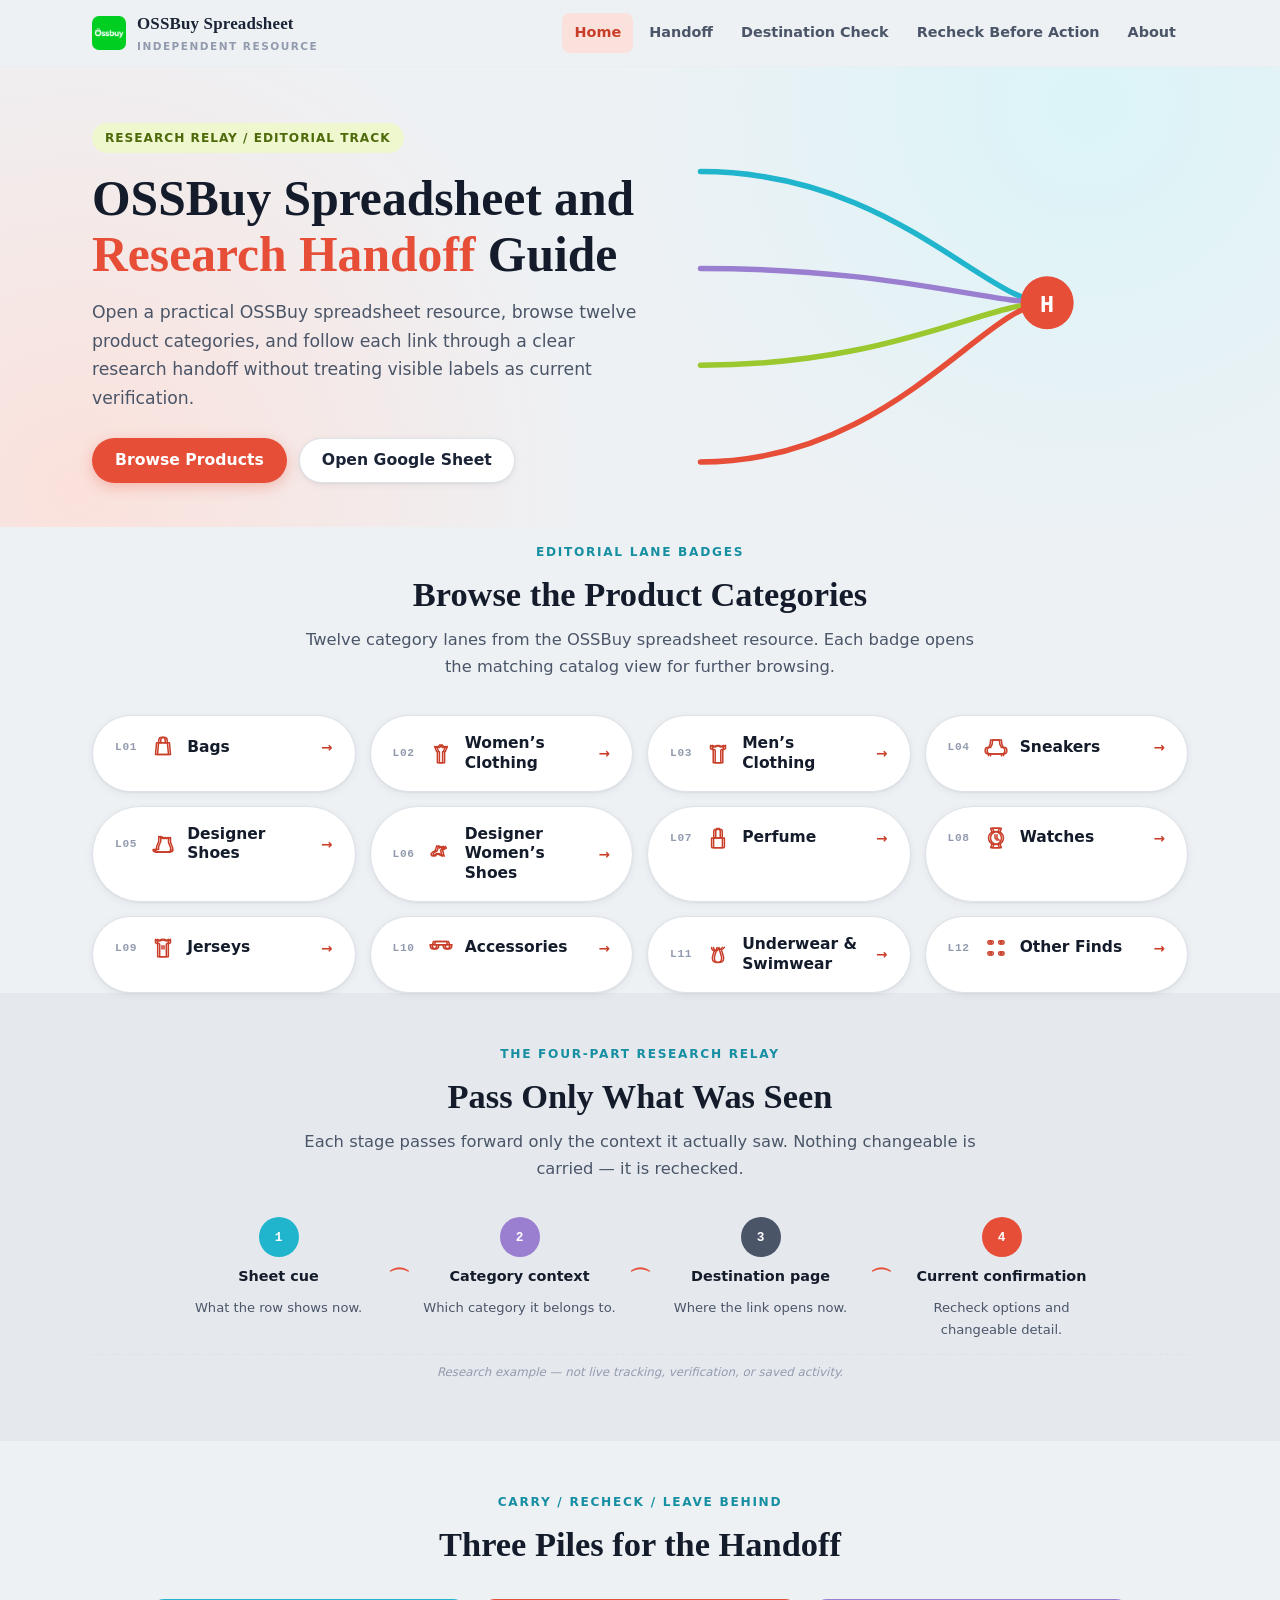
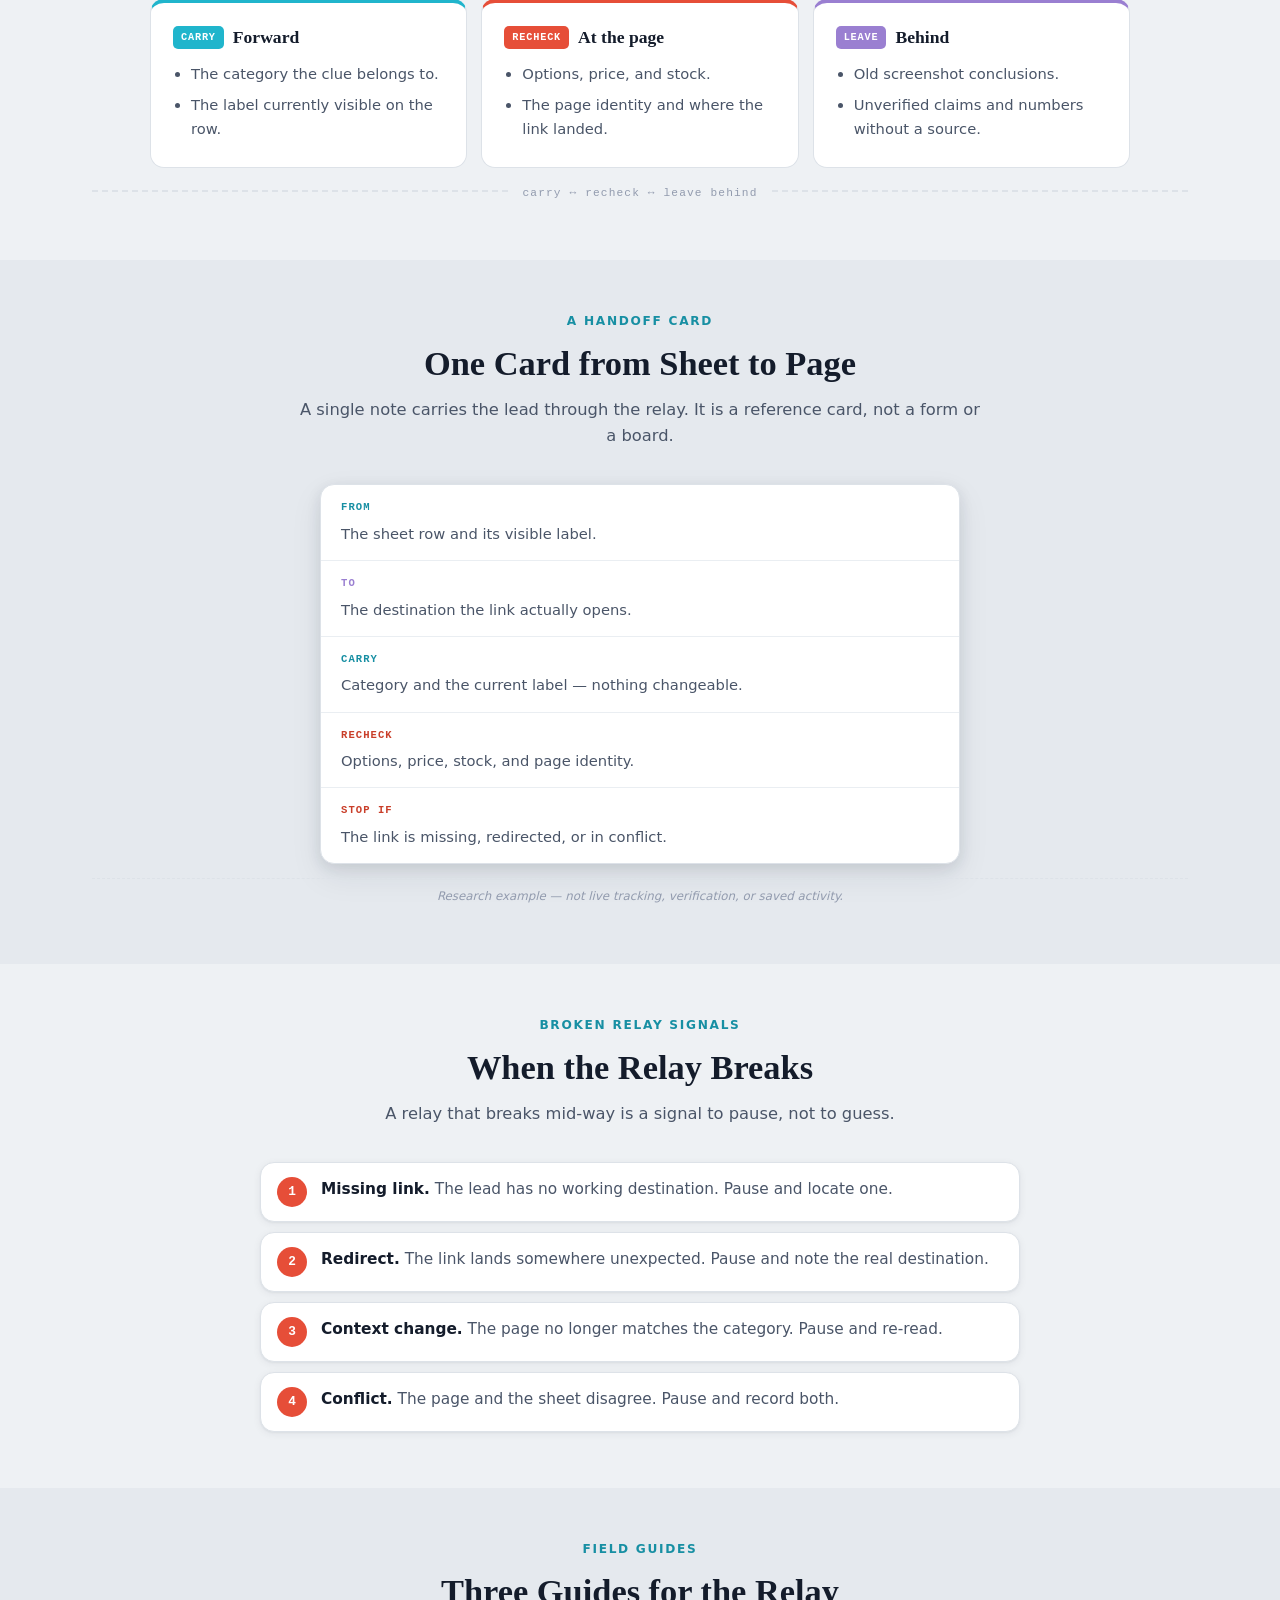
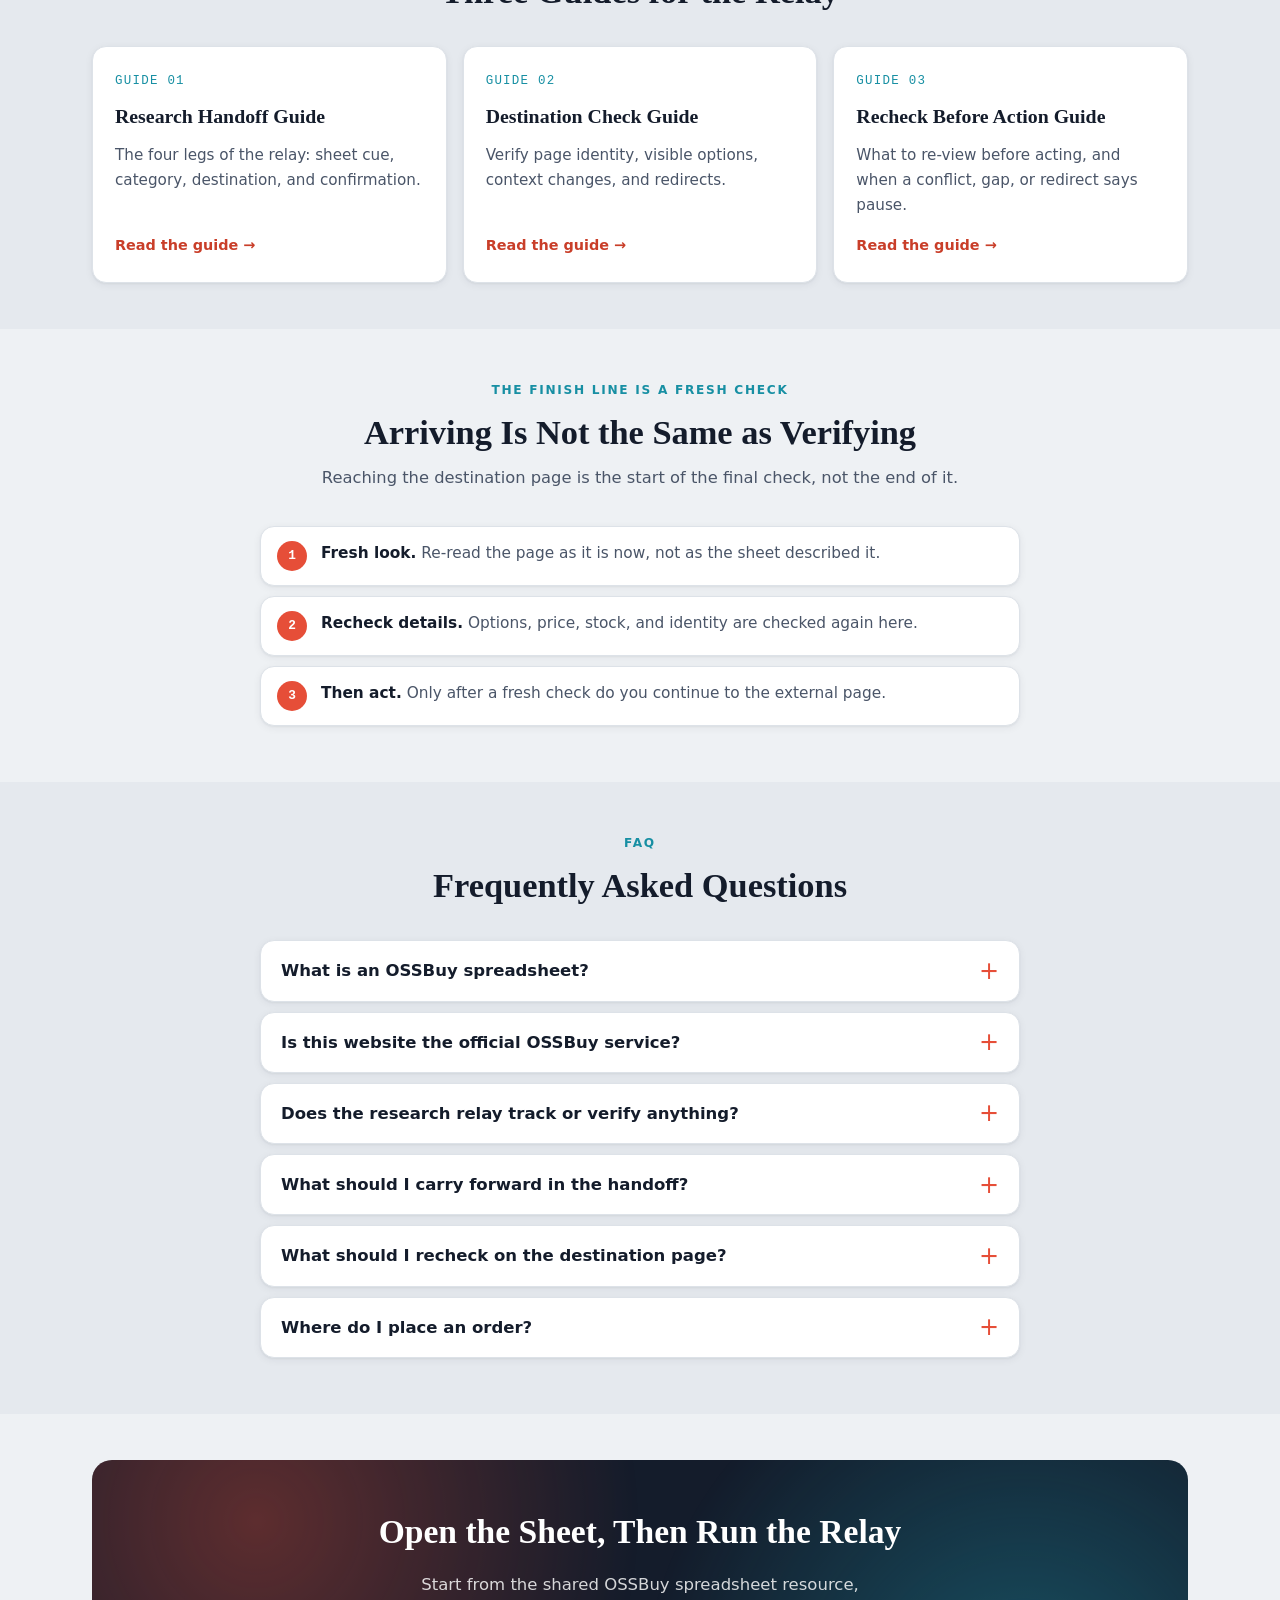
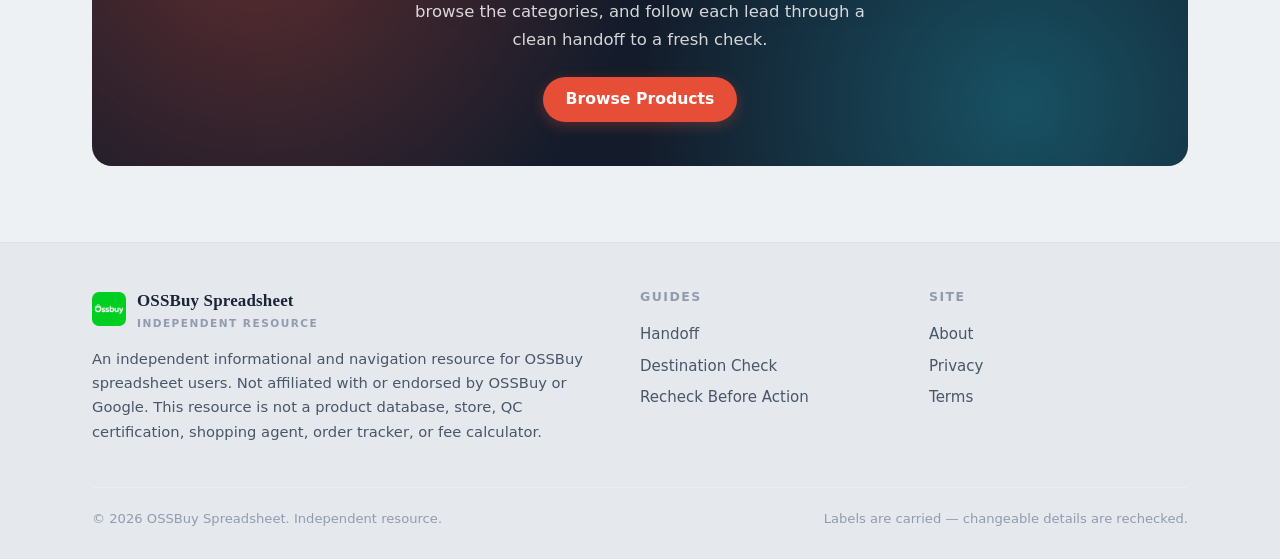
<file: index.html>
<!DOCTYPE html>
<html lang="en">
<head>
  <meta charset="UTF-8">
  <meta name="viewport" content="width=device-width, initial-scale=1.0">
  <script charset="UTF-8" id="LA_COLLECT" src="//sdk.51.la/js-sdk-pro.min.js"></script>
  <script>LA.init({id:"3R7KyZ6nqq0NWQsc",ck:"3R7KyZ6nqq0NWQsc"})</script>
  <meta name="google-site-verification" content="XJH5bWyu3Ub_fdbfXnCgktieLxeAN7sLbtjSL6n2SaM" />
  <title>OSSBuy Spreadsheet &amp; Link Handoff Guide | Independent Resource</title>
  <meta name="description" content="Open a practical OSSBuy spreadsheet resource, browse categories, and follow each link through a research handoff without treating labels as verification.">
  <link rel="canonical" href="https://repglide.github.io/ossbuy-spreadsheet/">
  <link rel="icon" type="image/png" href="./assets/images/favicon.png">
  <link rel="stylesheet" href="./assets/css/styles.css">

  <!-- Open Graph / Twitter -->
  <meta property="og:type" content="website">
  <meta property="og:url" content="https://repglide.github.io/ossbuy-spreadsheet/">
  <meta property="og:title" content="OSSBuy Spreadsheet &amp; Link Handoff Guide | Independent Resource">
  <meta property="og:description" content="Open a practical OSSBuy spreadsheet resource, browse categories, and follow each link through a research handoff without treating labels as verification.">
  <meta name="twitter:card" content="summary">
  <meta name="twitter:title" content="OSSBuy Spreadsheet &amp; Link Handoff Guide | Independent Resource">
  <meta name="twitter:description" content="Open a practical OSSBuy spreadsheet resource, browse categories, and follow each link through a research handoff without treating labels as verification.">

  <!-- JSON-LD Structured Data -->
  <script type="application/ld+json">
  {
    "@context": "https://schema.org",
    "@graph": [
      {
        "@type": "WebSite",
        "@id": "https://repglide.github.io/ossbuy-spreadsheet/#website",
        "url": "https://repglide.github.io/ossbuy-spreadsheet/",
        "name": "OSSBuy Spreadsheet & Link Handoff Guide",
        "description": "Independent directory and informational guide for OSSBuy spreadsheet users, built around a research relay that carries only the seen context from sheet to category to destination, then rechecks every changeable detail."
      },
      {
        "@type": "WebPage",
        "@id": "https://repglide.github.io/ossbuy-spreadsheet/#webpage",
        "url": "https://repglide.github.io/ossbuy-spreadsheet/",
        "name": "OSSBuy Spreadsheet and Research Handoff Guide",
        "isPartOf": { "@id": "https://repglide.github.io/ossbuy-spreadsheet/#website" },
        "description": "Open a practical OSSBuy spreadsheet resource, browse categories, and follow each link through a research handoff without treating labels as verification."
      },
      {
        "@type": "FAQPage",
        "mainEntity": [
          {
            "@type": "Question",
            "name": "What is an OSSBuy spreadsheet?",
            "acceptedAnswer": {
              "@type": "Answer",
              "text": "An OSSBuy spreadsheet is a shared document that compiles listing references, category groupings, and product links formatted for use with agent shopping services. It is a reference to follow, not an official, live, or complete product catalog."
            }
          },
          {
            "@type": "Question",
            "name": "Is this website the official OSSBuy service?",
            "acceptedAnswer": {
              "@type": "Answer",
              "text": "No. This website is an independent informational and navigation resource. It is not affiliated with, endorsed by, or operated by OSSBuy or Google."
            }
          },
          {
            "@type": "Question",
            "name": "Does the research relay track or verify anything?",
            "acceptedAnswer": {
              "@type": "Answer",
              "text": "No. The research relay is a handoff routine. It is not a product database, store, QC certification, shopping agent, order tracker, or fee calculator. It does not provide live tracking or verification."
            }
          },
          {
            "@type": "Question",
            "name": "What should I carry forward in the handoff?",
            "acceptedAnswer": {
              "@type": "Answer",
              "text": "Carry only the category and the current visible label. Everything changeable — options, price, stock, and page identity — is rechecked at the destination, not carried."
            }
          },
          {
            "@type": "Question",
            "name": "What should I recheck on the destination page?",
            "acceptedAnswer": {
              "@type": "Answer",
              "text": "Recheck the page identity, the visible options, any context changes, and where the link actually landed before taking any external action."
            }
          },
          {
            "@type": "Question",
            "name": "Where do I place an order?",
            "acceptedAnswer": {
              "@type": "Answer",
              "text": "After you have rechecked the destination page, you continue on an external page to submit the item. This website is a navigation resource and does not process orders itself."
            }
          }
        ]
      }
    ]
  }
  </script>
</head>
<body>
  <a href="#main-content" class="skip-link">Skip to main content</a>

  <!-- Header -->
  <header class="site-header">
    <div class="container header-inner">
      <a href="./index.html" class="brand" aria-label="OSSBuy Spreadsheet Home">
        <img src="./assets/images/logo.png" alt="OSSBuy logo" width="34" height="34">
        <span class="brand-name">OSSBuy Spreadsheet<small>Independent Resource</small></span>
      </a>
      <button class="mobile-nav-toggle" aria-expanded="false" aria-label="Toggle navigation menu">
        <svg viewBox="0 0 24 24" fill="none" stroke="currentColor" stroke-width="2" width="22" height="22"><line x1="3" y1="6" x2="21" y2="6"></line><line x1="3" y1="12" x2="21" y2="12"></line><line x1="3" y1="18" x2="21" y2="18"></line></svg>
      </button>
      <nav class="main-nav" aria-label="Primary Navigation">
        <ul>
          <li><a href="./index.html" class="active">Home</a></li>
          <li><a href="./research-handoff-guide/">Handoff</a></li>
          <li><a href="./destination-check-guide/">Destination Check</a></li>
          <li><a href="./recheck-before-action-guide/">Recheck Before Action</a></li>
          <li><a href="./about/">About</a></li>
        </ul>
      </nav>
    </div>
  </header>

  <main id="main-content">
    <!-- Hero -->
    <section class="hero-section">
      <div class="container hero-grid">
        <div>
          <span class="hero-badge">Research Relay / Editorial Track</span>
          <h1 class="hero-title">OSSBuy Spreadsheet and <em>Research Handoff</em> Guide</h1>
          <p class="hero-description">Open a practical OSSBuy spreadsheet resource, browse twelve product categories, and follow each link through a clear research handoff without treating visible labels as current verification.</p>
          <div class="hero-actions">
            <a href="https://repglide.com/?agent=ossbuy" class="btn btn-primary" target="_blank" rel="nofollow noopener">Browse Products</a>
            <a href="https://docs.google.com/spreadsheets/d/1VQ5O_gS5A2O6tnfxdbXvAuRbM-P-vZGz/edit?usp=sharing&amp;ouid=102900013243329745539&amp;rtpof=true&amp;sd=true" class="btn btn-secondary" target="_blank" rel="noopener">Open Google Sheet</a>
          </div>
        </div>
        <div class="hero-visual" aria-hidden="true">
          <div class="relay-hero">
            <svg viewBox="0 0 320 220" role="img" aria-label="Four research lanes converging to a handoff point">
              <path d="M8 26 C 130 26, 190 110, 230 110" fill="none" stroke="#20B5CC" stroke-width="3.5" stroke-linecap="round"/>
              <path d="M8 88 C 130 88, 190 110, 230 110" fill="none" stroke="#9A7FD1" stroke-width="3.5" stroke-linecap="round"/>
              <path d="M8 150 C 130 150, 190 110, 230 110" fill="none" stroke="#9BC82E" stroke-width="3.5" stroke-linecap="round"/>
              <path d="M8 212 C 130 212, 190 110, 230 110" fill="none" stroke="#E64E38" stroke-width="3.5" stroke-linecap="round"/>
              <circle cx="230" cy="110" r="17" fill="#E64E38"/>
              <text x="230" y="116" text-anchor="middle" font-size="15" font-weight="800" fill="#fff" font-family="monospace">H</text>
            </svg>
          </div>
        </div>
      </div>
    </section>

    <!-- Product Categories (immediately after Hero) -->
    <section class="categories-section" id="categories" aria-labelledby="cat-heading">
      <div class="container">
        <div class="section-header">
          <span class="eyebrow">Editorial Lane Badges</span>
          <h2 class="section-title" id="cat-heading">Browse the Product Categories</h2>
          <p class="section-lead">Twelve category lanes from the OSSBuy spreadsheet resource. Each badge opens the matching catalog view for further browsing.</p>
        </div>

        <div class="cat-grid">
          <a class="cat-card" href="https://repglide.com/category/bags?agent=ossbuy" target="_blank" rel="nofollow noopener">
            <span class="cat-inner">
              <span class="cat-lane">L01</span>
              <span class="cat-icon" aria-hidden="true"><svg viewBox="0 0 24 24" fill="none" stroke="currentColor" stroke-width="1.4" stroke-linecap="round" stroke-linejoin="round"><path d="M7 8h10l1 11H6L7 8Z"/><path d="M9 8V6a3 3 0 0 1 6 0v2"/></svg></span>
              <span class="cat-name">Bags</span>
              <span class="cat-arrow">→</span>
            </span>
          </a>
          <a class="cat-card" href="https://repglide.com/category/womens-clothing?agent=ossbuy" target="_blank" rel="nofollow noopener">
            <span class="cat-inner">
              <span class="cat-lane">L02</span>
              <span class="cat-icon" aria-hidden="true"><svg viewBox="0 0 24 24" fill="none" stroke="currentColor" stroke-width="1.4" stroke-linecap="round" stroke-linejoin="round"><path d="M12 3.5 9.8 6 7 5l2 5h.6V20h4.8V10H15l2-5-2.8 1L12 3.5Z"/></svg></span>
              <span class="cat-name">Women&rsquo;s Clothing</span>
              <span class="cat-arrow">→</span>
            </span>
          </a>
          <a class="cat-card" href="https://repglide.com/category/mens-clothing?agent=ossbuy" target="_blank" rel="nofollow noopener">
            <span class="cat-inner">
              <span class="cat-lane">L03</span>
              <span class="cat-icon" aria-hidden="true"><svg viewBox="0 0 24 24" fill="none" stroke="currentColor" stroke-width="1.4" stroke-linecap="round" stroke-linejoin="round"><path d="M12 4 8.5 5.5 6 4v3l2.5 1.5V20h7V8.5L18 7V4l-2.5 1.5L12 4Z"/></svg></span>
              <span class="cat-name">Men&rsquo;s Clothing</span>
              <span class="cat-arrow">→</span>
            </span>
          </a>
          <a class="cat-card" href="https://repglide.com/category/sneakers?agent=ossbuy" target="_blank" rel="nofollow noopener">
            <span class="cat-inner">
              <span class="cat-lane">L04</span>
              <span class="cat-icon" aria-hidden="true"><svg viewBox="0 0 24 24" fill="none" stroke="currentColor" stroke-width="1.4" stroke-linecap="round" stroke-linejoin="round"><path d="M3 16v-1.5c0-1 1-2 2-2h1l1.5-3L8 5.5h8l.5 4L18 12.5h1c1 0 2 1 2 2V16c0 1.5-1.5 2.5-3 2.5H6c-1.5 0-3-1-3-2.5Z"/><path d="M6 18.5V20M18 18.5V20"/></svg></span>
              <span class="cat-name">Sneakers</span>
              <span class="cat-arrow">→</span>
            </span>
          </a>
          <a class="cat-card" href="https://repglide.com/category/designer-shoes?agent=ossbuy" target="_blank" rel="nofollow noopener">
            <span class="cat-inner">
              <span class="cat-lane">L05</span>
              <span class="cat-icon" aria-hidden="true"><svg viewBox="0 0 24 24" fill="none" stroke="currentColor" stroke-width="1.4" stroke-linecap="round" stroke-linejoin="round"><path d="M4 17c0 1.5 1.5 2.5 3 2.5h10c1.5 0 3-1 3-2.5v-1.5l-2-5V6l-2 1-1-1-1 1-1-1-1 1-1-1-2-1v4.5l-2 5V17Z"/><path d="M4 17v1.5M20 17v1.5"/></svg></span>
              <span class="cat-name">Designer Shoes</span>
              <span class="cat-arrow">→</span>
            </span>
          </a>
          <a class="cat-card" href="https://repglide.com/category/designer-womens-shoes?agent=ossbuy" target="_blank" rel="nofollow noopener">
            <span class="cat-inner">
              <span class="cat-lane">L06</span>
              <span class="cat-icon" aria-hidden="true"><svg viewBox="0 0 24 24" fill="none" stroke="currentColor" stroke-width="1.4" stroke-linecap="round" stroke-linejoin="round"><path d="M9 4.5 7.5 9 5 10.5c-1 .5-1.5 1.5-1 2.5s2 1 2.5 0L9 11.5 14 14l-1.5-5.5L16 6.5 15 5l-1.5 1.5L13 5l-1.5 1.5L10 5 9 4.5Z"/></svg></span>
              <span class="cat-name">Designer Women&rsquo;s Shoes</span>
              <span class="cat-arrow">→</span>
            </span>
          </a>
          <a class="cat-card" href="https://repglide.com/category/perfume?agent=ossbuy" target="_blank" rel="nofollow noopener">
            <span class="cat-inner">
              <span class="cat-lane">L07</span>
              <span class="cat-icon" aria-hidden="true"><svg viewBox="0 0 24 24" fill="none" stroke="currentColor" stroke-width="1.4" stroke-linecap="round" stroke-linejoin="round"><path d="M9 12V6a2 2 0 0 1 2-2h2a2 2 0 0 1 2 2v6"/><path d="M7 12h10v8a1 1 0 0 1-1 1H8a1 1 0 0 1-1-1v-8Z"/><path d="M12 4V3"/></svg></span>
              <span class="cat-name">Perfume</span>
              <span class="cat-arrow">→</span>
            </span>
          </a>
          <a class="cat-card" href="https://repglide.com/category/watches?agent=ossbuy" target="_blank" rel="nofollow noopener">
            <span class="cat-inner">
              <span class="cat-lane">L08</span>
              <span class="cat-icon" aria-hidden="true"><svg viewBox="0 0 24 24" fill="none" stroke="currentColor" stroke-width="1.4" stroke-linecap="round" stroke-linejoin="round"><circle cx="12" cy="12" r="6"/><path d="M12 9v3l2 2"/><path d="M9 6 8 3h8l-1 3"/><path d="M9 18l-1 3h8l-1-3"/></svg></span>
              <span class="cat-name">Watches</span>
              <span class="cat-arrow">→</span>
            </span>
          </a>
          <a class="cat-card" href="https://repglide.com/category/jerseys?agent=ossbuy" target="_blank" rel="nofollow noopener">
            <span class="cat-inner">
              <span class="cat-lane">L09</span>
              <span class="cat-icon" aria-hidden="true"><svg viewBox="0 0 24 24" fill="none" stroke="currentColor" stroke-width="1.4" stroke-linecap="round" stroke-linejoin="round"><path d="M12 4 8 5.5 6 4v3l2 1.5V20h8V8.5L18 7V4l-2 1.5L12 4Z"/><path d="M12 10v3"/></svg></span>
              <span class="cat-name">Jerseys</span>
              <span class="cat-arrow">→</span>
            </span>
          </a>
          <a class="cat-card" href="https://repglide.com/category/accessories?agent=ossbuy" target="_blank" rel="nofollow noopener">
            <span class="cat-inner">
              <span class="cat-lane">L10</span>
              <span class="cat-icon" aria-hidden="true"><svg viewBox="0 0 24 24" fill="none" stroke="currentColor" stroke-width="1.4" stroke-linecap="round" stroke-linejoin="round"><path d="M3 9h2l1-3h12l1 3h2"/><path d="M3 9v1a3 3 0 0 0 6 0V9"/><path d="M15 9v1a3 3 0 0 0 6 0V9"/><path d="M6 9h12"/></svg></span>
              <span class="cat-name">Accessories</span>
              <span class="cat-arrow">→</span>
            </span>
          </a>
          <a class="cat-card" href="https://repglide.com/category/underwear-swimwear?agent=ossbuy" target="_blank" rel="nofollow noopener">
            <span class="cat-inner">
              <span class="cat-lane">L11</span>
              <span class="cat-icon" aria-hidden="true"><svg viewBox="0 0 24 24" fill="none" stroke="currentColor" stroke-width="1.4" stroke-linecap="round" stroke-linejoin="round"><path d="M7 5c0 2 1.5 3 2.5 3S12 7 12 5c0 1 1.5 2 2.5 2S17 5 17 5"/><path d="M9.5 8 8 13c-1 3 0 6 4 6s5-3 4-6l-1.5-5"/></svg></span>
              <span class="cat-name">Underwear &amp; Swimwear</span>
              <span class="cat-arrow">→</span>
            </span>
          </a>
          <a class="cat-card" href="https://repglide.com/category/other?agent=ossbuy" target="_blank" rel="nofollow noopener">
            <span class="cat-inner">
              <span class="cat-lane">L12</span>
              <span class="cat-icon" aria-hidden="true"><svg viewBox="0 0 24 24" fill="none" stroke="currentColor" stroke-width="1.4" stroke-linecap="round" stroke-linejoin="round"><circle cx="7" cy="7" r="1.6"/><circle cx="17" cy="7" r="1.6"/><circle cx="7" cy="17" r="1.6"/><circle cx="17" cy="17" r="1.6"/></svg></span>
              <span class="cat-name">Other Finds</span>
              <span class="cat-arrow">→</span>
            </span>
          </a>
        </div>
      </div>
    </section>

    <!-- The Four-Part Research Relay -->
    <section class="section section-alt" id="relay" aria-labelledby="relay-heading">
      <div class="container">
        <div class="section-header">
          <span class="eyebrow">The Four-Part Research Relay</span>
          <h2 class="section-title" id="relay-heading">Pass Only What Was Seen</h2>
          <p class="section-lead">Each stage passes forward only the context it actually saw. Nothing changeable is carried — it is rechecked.</p>
        </div>

        <div class="relay">
          <div class="relay-step" data-r="1">
            <span class="relay-dot">1</span>
            <span class="relay-label">Sheet cue</span>
            <span class="relay-desc">What the row shows now.</span>
          </div>
          <span class="relay-arc" aria-hidden="true">⌒</span>
          <div class="relay-step" data-r="2">
            <span class="relay-dot">2</span>
            <span class="relay-label">Category context</span>
            <span class="relay-desc">Which category it belongs to.</span>
          </div>
          <span class="relay-arc" aria-hidden="true">⌒</span>
          <div class="relay-step" data-r="3">
            <span class="relay-dot">3</span>
            <span class="relay-label">Destination page</span>
            <span class="relay-desc">Where the link opens now.</span>
          </div>
          <span class="relay-arc" aria-hidden="true">⌒</span>
          <div class="relay-step" data-r="4">
            <span class="relay-dot">4</span>
            <span class="relay-label">Current confirmation</span>
            <span class="relay-desc">Recheck options and changeable detail.</span>
          </div>
        </div>
        <p class="example-flag" style="display:block;text-align:center;">Research example — not live tracking, verification, or saved activity.</p>
      </div>
    </section>

    <!-- Carry / Recheck / Leave Behind -->
    <section class="section" id="carry-recheck" aria-labelledby="crl-heading">
      <div class="container">
        <div class="section-header">
          <span class="eyebrow">Carry / Recheck / Leave Behind</span>
          <h2 class="section-title" id="crl-heading">Three Piles for the Handoff</h2>
        </div>
        <div class="crl-grid">
          <div class="crl-col crl-carry">
            <h3><span class="crl-tag">Carry</span>Forward</h3>
            <ul>
              <li>The category the clue belongs to.</li>
              <li>The label currently visible on the row.</li>
            </ul>
          </div>
          <div class="crl-col crl-recheck">
            <h3><span class="crl-tag">Recheck</span>At the page</h3>
            <ul>
              <li>Options, price, and stock.</li>
              <li>The page identity and where the link landed.</li>
            </ul>
          </div>
          <div class="crl-col crl-leave">
            <h3><span class="crl-tag">Leave</span>Behind</h3>
            <ul>
              <li>Old screenshot conclusions.</li>
              <li>Unverified claims and numbers without a source.</li>
            </ul>
          </div>
        </div>
        <div class="split-line"><span>carry ↔ recheck ↔ leave behind</span></div>
      </div>
    </section>

    <!-- A Handoff Card -->
    <section class="section section-alt" id="handoff-card" aria-labelledby="hc-heading">
      <div class="container">
        <div class="section-header">
          <span class="eyebrow">A Handoff Card</span>
          <h2 class="section-title" id="hc-heading">One Card from Sheet to Page</h2>
          <p class="section-lead">A single note carries the lead through the relay. It is a reference card, not a form or a board.</p>
        </div>
        <div class="handoff-card">
          <div class="hc-block hc-from"><div class="hc-label">From</div><p>The sheet row and its visible label.</p></div>
          <div class="hc-block hc-to"><div class="hc-label">To</div><p>The destination the link actually opens.</p></div>
          <div class="hc-block hc-carry"><div class="hc-label">Carry</div><p>Category and the current label — nothing changeable.</p></div>
          <div class="hc-block hc-recheck"><div class="hc-label">Recheck</div><p>Options, price, stock, and page identity.</p></div>
          <div class="hc-block hc-stop"><div class="hc-label">Stop if</div><p>The link is missing, redirected, or in conflict.</p></div>
        </div>
        <p class="example-flag" style="display:block;text-align:center;">Research example — not live tracking, verification, or saved activity.</p>
      </div>
    </section>

    <!-- Broken Relay Signals -->
    <section class="section" id="broken-relay" aria-labelledby="br-heading">
      <div class="container">
        <div class="section-header">
          <span class="eyebrow">Broken Relay Signals</span>
          <h2 class="section-title" id="br-heading">When the Relay Breaks</h2>
          <p class="section-lead">A relay that breaks mid-way is a signal to pause, not to guess.</p>
        </div>
        <ul class="sig-list">
          <li><span class="sig-flag">1</span><p><strong>Missing link.</strong> The lead has no working destination. Pause and locate one.</p></li>
          <li><span class="sig-flag">2</span><p><strong>Redirect.</strong> The link lands somewhere unexpected. Pause and note the real destination.</p></li>
          <li><span class="sig-flag">3</span><p><strong>Context change.</strong> The page no longer matches the category. Pause and re-read.</p></li>
          <li><span class="sig-flag">4</span><p><strong>Conflict.</strong> The page and the sheet disagree. Pause and record both.</p></li>
        </ul>
      </div>
    </section>

    <!-- Guide entries -->
    <section class="section section-alt" id="guides" aria-labelledby="guides-heading">
      <div class="container">
        <div class="section-header">
          <span class="eyebrow">Field Guides</span>
          <h2 class="section-title" id="guides-heading">Three Guides for the Relay</h2>
        </div>
        <div class="guide-grid">
          <a class="guide-card" href="./research-handoff-guide/">
            <span class="guide-num">GUIDE 01</span>
            <h3>Research Handoff Guide</h3>
            <p>The four legs of the relay: sheet cue, category, destination, and confirmation.</p>
            <span class="guide-cta">Read the guide →</span>
          </a>
          <a class="guide-card" href="./destination-check-guide/">
            <span class="guide-num">GUIDE 02</span>
            <h3>Destination Check Guide</h3>
            <p>Verify page identity, visible options, context changes, and redirects.</p>
            <span class="guide-cta">Read the guide →</span>
          </a>
          <a class="guide-card" href="./recheck-before-action-guide/">
            <span class="guide-num">GUIDE 03</span>
            <h3>Recheck Before Action Guide</h3>
            <p>What to re-view before acting, and when a conflict, gap, or redirect says pause.</p>
            <span class="guide-cta">Read the guide →</span>
          </a>
        </div>
      </div>
    </section>

    <!-- The Finish Line Is a Fresh Check -->
    <section class="section" id="finish-line" aria-labelledby="fl-heading">
      <div class="container">
        <div class="section-header">
          <span class="eyebrow">The Finish Line Is a Fresh Check</span>
          <h2 class="section-title" id="fl-heading">Arriving Is Not the Same as Verifying</h2>
          <p class="section-lead">Reaching the destination page is the start of the final check, not the end of it.</p>
        </div>
        <ul class="sig-list">
          <li><span class="sig-flag">1</span><p><strong>Fresh look.</strong> Re-read the page as it is now, not as the sheet described it.</p></li>
          <li><span class="sig-flag">2</span><p><strong>Recheck details.</strong> Options, price, stock, and identity are checked again here.</p></li>
          <li><span class="sig-flag">3</span><p><strong>Then act.</strong> Only after a fresh check do you continue to the external page.</p></li>
        </ul>
      </div>
    </section>

    <!-- FAQ -->
    <section class="section section-alt" id="faq" aria-labelledby="faq-heading">
      <div class="container">
        <div class="section-header">
          <span class="eyebrow">FAQ</span>
          <h2 class="section-title" id="faq-heading">Frequently Asked Questions</h2>
        </div>
        <div class="faq-list">
          <details class="faq-item">
            <summary>What is an OSSBuy spreadsheet?</summary>
            <div class="faq-body"><p>An OSSBuy spreadsheet is a shared document that compiles listing references, category groupings, and product links formatted for use with agent shopping services. It is a reference to follow, not an official, live, or complete product catalog.</p></div>
          </details>
          <details class="faq-item">
            <summary>Is this website the official OSSBuy service?</summary>
            <div class="faq-body"><p>No. This website is an independent informational and navigation resource. It is not affiliated with, endorsed by, or operated by OSSBuy or Google.</p></div>
          </details>
          <details class="faq-item">
            <summary>Does the research relay track or verify anything?</summary>
            <div class="faq-body"><p>No. The research relay is a handoff routine. It is not a product database, store, QC certification, shopping agent, order tracker, or fee calculator. It does not provide live tracking or verification.</p></div>
          </details>
          <details class="faq-item">
            <summary>What should I carry forward in the handoff?</summary>
            <div class="faq-body"><p>Carry only the category and the current visible label. Everything changeable — options, price, stock, and page identity — is rechecked at the destination, not carried.</p></div>
          </details>
          <details class="faq-item">
            <summary>What should I recheck on the destination page?</summary>
            <div class="faq-body"><p>Recheck the page identity, the visible options, any context changes, and where the link actually landed before taking any external action.</p></div>
          </details>
          <details class="faq-item">
            <summary>Where do I place an order?</summary>
            <div class="faq-body"><p>After you have rechecked the destination page, you continue on an external page to submit the item. This website is a navigation resource and does not process orders itself.</p></div>
          </details>
        </div>
      </div>
    </section>

    <!-- Final CTA -->
    <section class="section" aria-labelledby="cta-heading">
      <div class="container">
        <div class="final-cta">
          <h2 id="cta-heading">Open the Sheet, Then Run the Relay</h2>
          <p>Start from the shared OSSBuy spreadsheet resource, browse the categories, and follow each lead through a clean handoff to a fresh check.</p>
          <a href="https://repglide.com/?agent=ossbuy" class="btn btn-primary" target="_blank" rel="nofollow noopener">Browse Products</a>
        </div>
      </div>
    </section>
  </main>

  <!-- Footer -->
  <footer class="site-footer">
    <div class="container">
      <div class="footer-grid">
        <div class="footer-brand">
          <a href="./index.html" class="brand" aria-label="OSSBuy Spreadsheet Home">
            <img src="./assets/images/logo.png" alt="OSSBuy logo" width="30" height="30">
            <span class="brand-name">OSSBuy Spreadsheet<small>Independent Resource</small></span>
          </a>
          <p>An independent informational and navigation resource for OSSBuy spreadsheet users. Not affiliated with or endorsed by OSSBuy or Google. This resource is not a product database, store, QC certification, shopping agent, order tracker, or fee calculator.</p>
        </div>
        <div class="footer-col">
          <h4>Guides</h4>
          <ul>
            <li><a href="./research-handoff-guide/">Handoff</a></li>
            <li><a href="./destination-check-guide/">Destination Check</a></li>
            <li><a href="./recheck-before-action-guide/">Recheck Before Action</a></li>
          </ul>
        </div>
        <div class="footer-col">
          <h4>Site</h4>
          <ul>
            <li><a href="./about/">About</a></li>
            <li><a href="./privacy/">Privacy</a></li>
            <li><a href="./terms/">Terms</a></li>
          </ul>
        </div>
      </div>
      <div class="footer-bottom">
        <span>&copy; <span id="year">2026</span> OSSBuy Spreadsheet. Independent resource.</span>
        <span>Labels are carried — changeable details are rechecked.</span>
      </div>
    </div>
  </footer>

  <script src="./assets/js/main.js"></script>
</body>
</html>
</file>
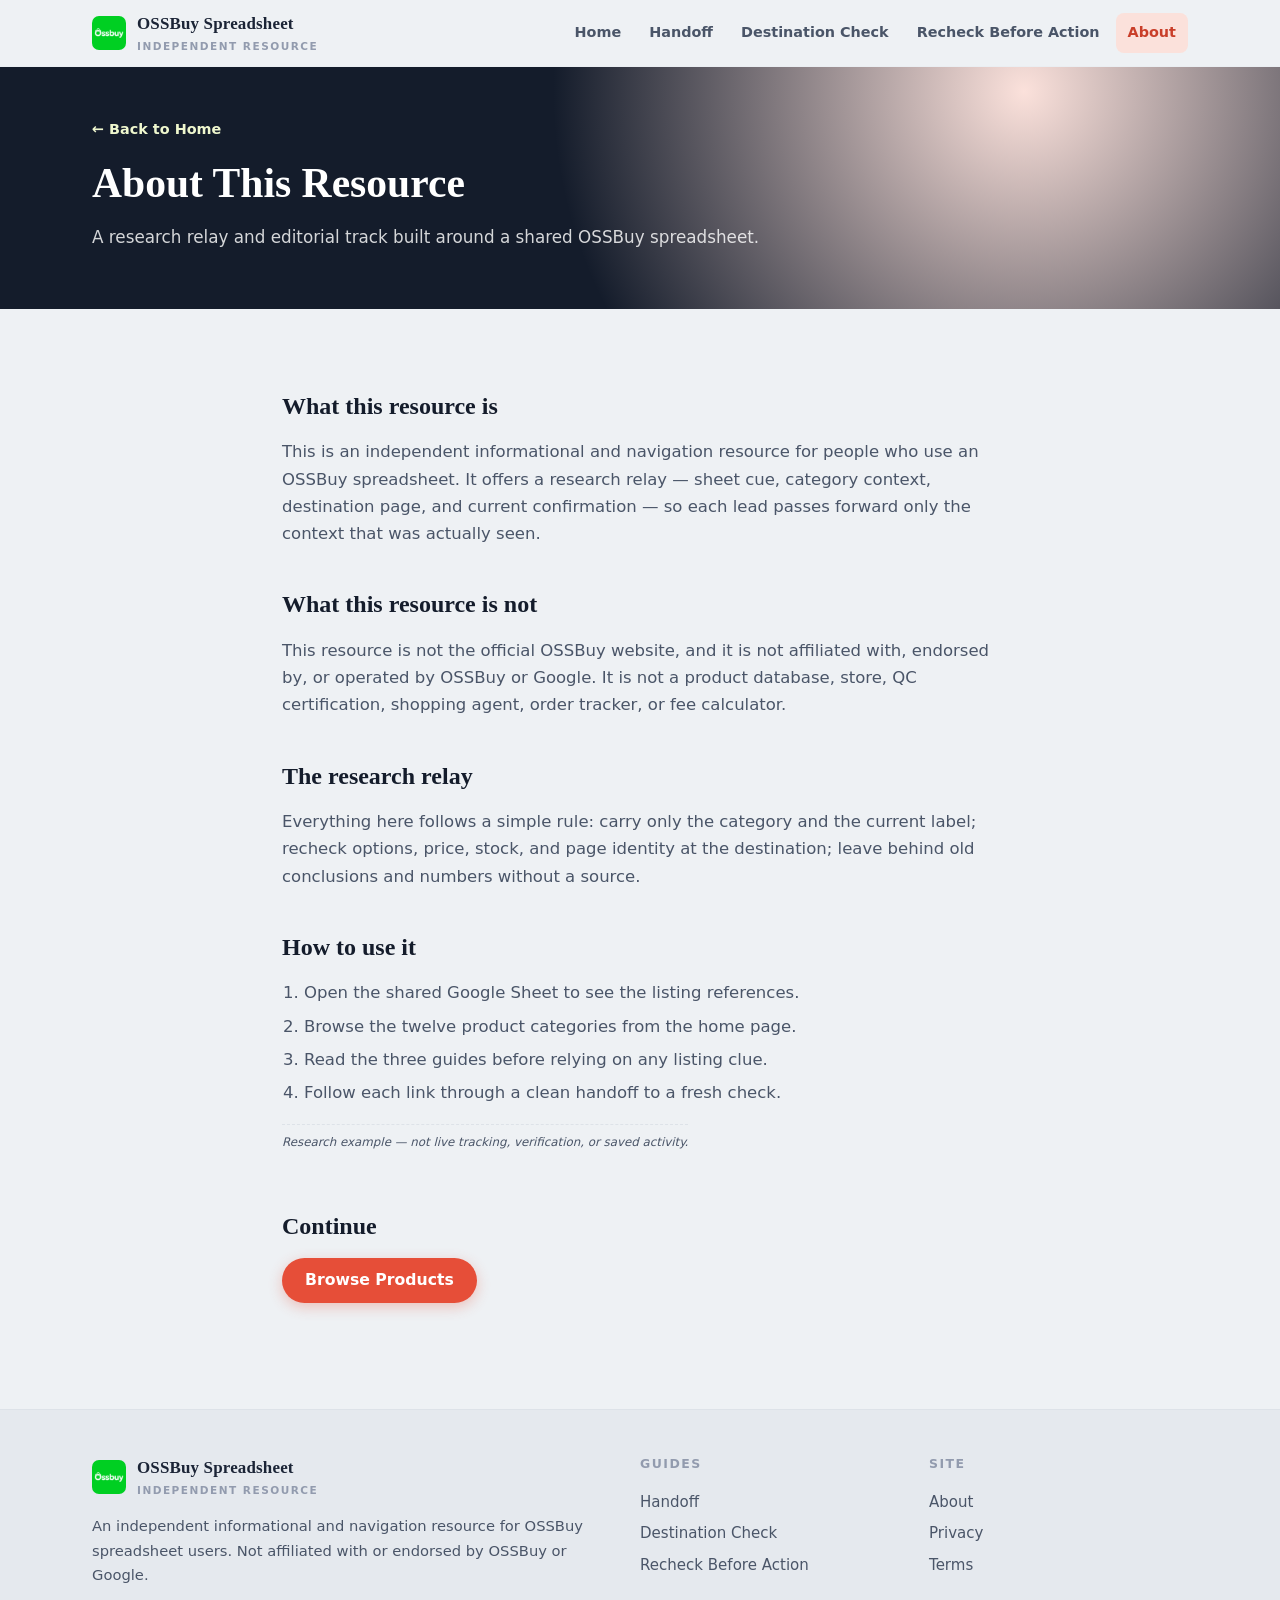
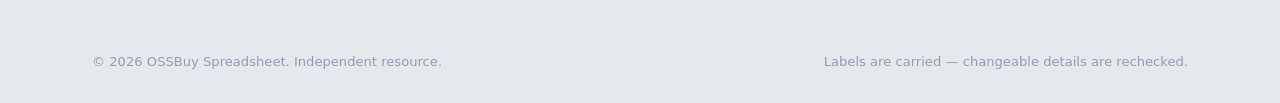
<file: about/index.html>
<!DOCTYPE html>
<html lang="en">
<head>
  <meta charset="UTF-8">
  <meta name="viewport" content="width=device-width, initial-scale=1.0">
  <title>About | OSSBuy Spreadsheet</title>
  <meta name="description" content="About this independent OSSBuy spreadsheet resource: a research relay and editorial track, not an official OSSBuy service.">
  <link rel="canonical" href="https://repglide.github.io/ossbuy-spreadsheet/about/">
  <link rel="icon" type="image/png" href="../assets/images/favicon.png">
  <link rel="stylesheet" href="../assets/css/styles.css">
  <meta name="robots" content="index, follow">
</head>
<body>
  <a href="#main-content" class="skip-link">Skip to main content</a>

  <header class="site-header">
    <div class="container header-inner">
      <a href="../index.html" class="brand" aria-label="OSSBuy Spreadsheet Home">
        <img src="../assets/images/logo.png" alt="OSSBuy logo" width="34" height="34">
        <span class="brand-name">OSSBuy Spreadsheet<small>Independent Resource</small></span>
      </a>
      <button class="mobile-nav-toggle" aria-expanded="false" aria-label="Toggle navigation menu">
        <svg viewBox="0 0 24 24" fill="none" stroke="currentColor" stroke-width="2" width="22" height="22"><line x1="3" y1="6" x2="21" y2="6"></line><line x1="3" y1="12" x2="21" y2="12"></line><line x1="3" y1="18" x2="21" y2="18"></line></svg>
      </button>
      <nav class="main-nav" aria-label="Primary Navigation">
        <ul>
          <li><a href="../index.html">Home</a></li>
          <li><a href="../research-handoff-guide/">Handoff</a></li>
          <li><a href="../destination-check-guide/">Destination Check</a></li>
          <li><a href="../recheck-before-action-guide/">Recheck Before Action</a></li>
          <li><a href="../about/" class="active">About</a></li>
        </ul>
      </nav>
    </div>
  </header>

  <main id="main-content">
    <section class="page-hero">
      <div class="container">
        <a class="back-link" href="../index.html">← Back to Home</a>
        <h1>About This Resource</h1>
        <p>A research relay and editorial track built around a shared OSSBuy spreadsheet.</p>
      </div>
    </section>

    <div class="article-body">
      <h2>What this resource is</h2>
      <p>This is an independent informational and navigation resource for people who use an OSSBuy spreadsheet. It offers a research relay — sheet cue, category context, destination page, and current confirmation — so each lead passes forward only the context that was actually seen.</p>

      <h2>What this resource is not</h2>
      <p>This resource is not the official OSSBuy website, and it is not affiliated with, endorsed by, or operated by OSSBuy or Google. It is not a product database, store, QC certification, shopping agent, order tracker, or fee calculator.</p>

      <h2>The research relay</h2>
      <p>Everything here follows a simple rule: carry only the category and the current label; recheck options, price, stock, and page identity at the destination; leave behind old conclusions and numbers without a source.</p>

      <h2>How to use it</h2>
      <ol>
        <li>Open the shared Google Sheet to see the listing references.</li>
        <li>Browse the twelve product categories from the home page.</li>
        <li>Read the three guides before relying on any listing clue.</li>
        <li>Follow each link through a clean handoff to a fresh check.</li>
      </ol>

      <p class="example-flag">Research example — not live tracking, verification, or saved activity.</p>

      <h2>Continue</h2>
      <p><a href="https://repglide.com/?agent=ossbuy" class="btn btn-primary" target="_blank" rel="nofollow noopener">Browse Products</a></p>
    </div>
  </main>

  <footer class="site-footer">
    <div class="container">
      <div class="footer-grid">
        <div class="footer-brand">
          <a href="../index.html" class="brand" aria-label="OSSBuy Spreadsheet Home">
            <img src="../assets/images/logo.png" alt="OSSBuy logo" width="30" height="30">
            <span class="brand-name">OSSBuy Spreadsheet<small>Independent Resource</small></span>
          </a>
          <p>An independent informational and navigation resource for OSSBuy spreadsheet users. Not affiliated with or endorsed by OSSBuy or Google.</p>
        </div>
        <div class="footer-col">
          <h4>Guides</h4>
          <ul>
            <li><a href="../research-handoff-guide/">Handoff</a></li>
            <li><a href="../destination-check-guide/">Destination Check</a></li>
            <li><a href="../recheck-before-action-guide/">Recheck Before Action</a></li>
          </ul>
        </div>
        <div class="footer-col">
          <h4>Site</h4>
          <ul>
            <li><a href="../about/">About</a></li>
            <li><a href="../privacy/">Privacy</a></li>
            <li><a href="../terms/">Terms</a></li>
          </ul>
        </div>
      </div>
      <div class="footer-bottom">
        <span>&copy; <span id="year">2026</span> OSSBuy Spreadsheet. Independent resource.</span>
        <span>Labels are carried — changeable details are rechecked.</span>
      </div>
    </div>
  </footer>

  <script src="../assets/js/main.js"></script>
</body>
</html>
</file>
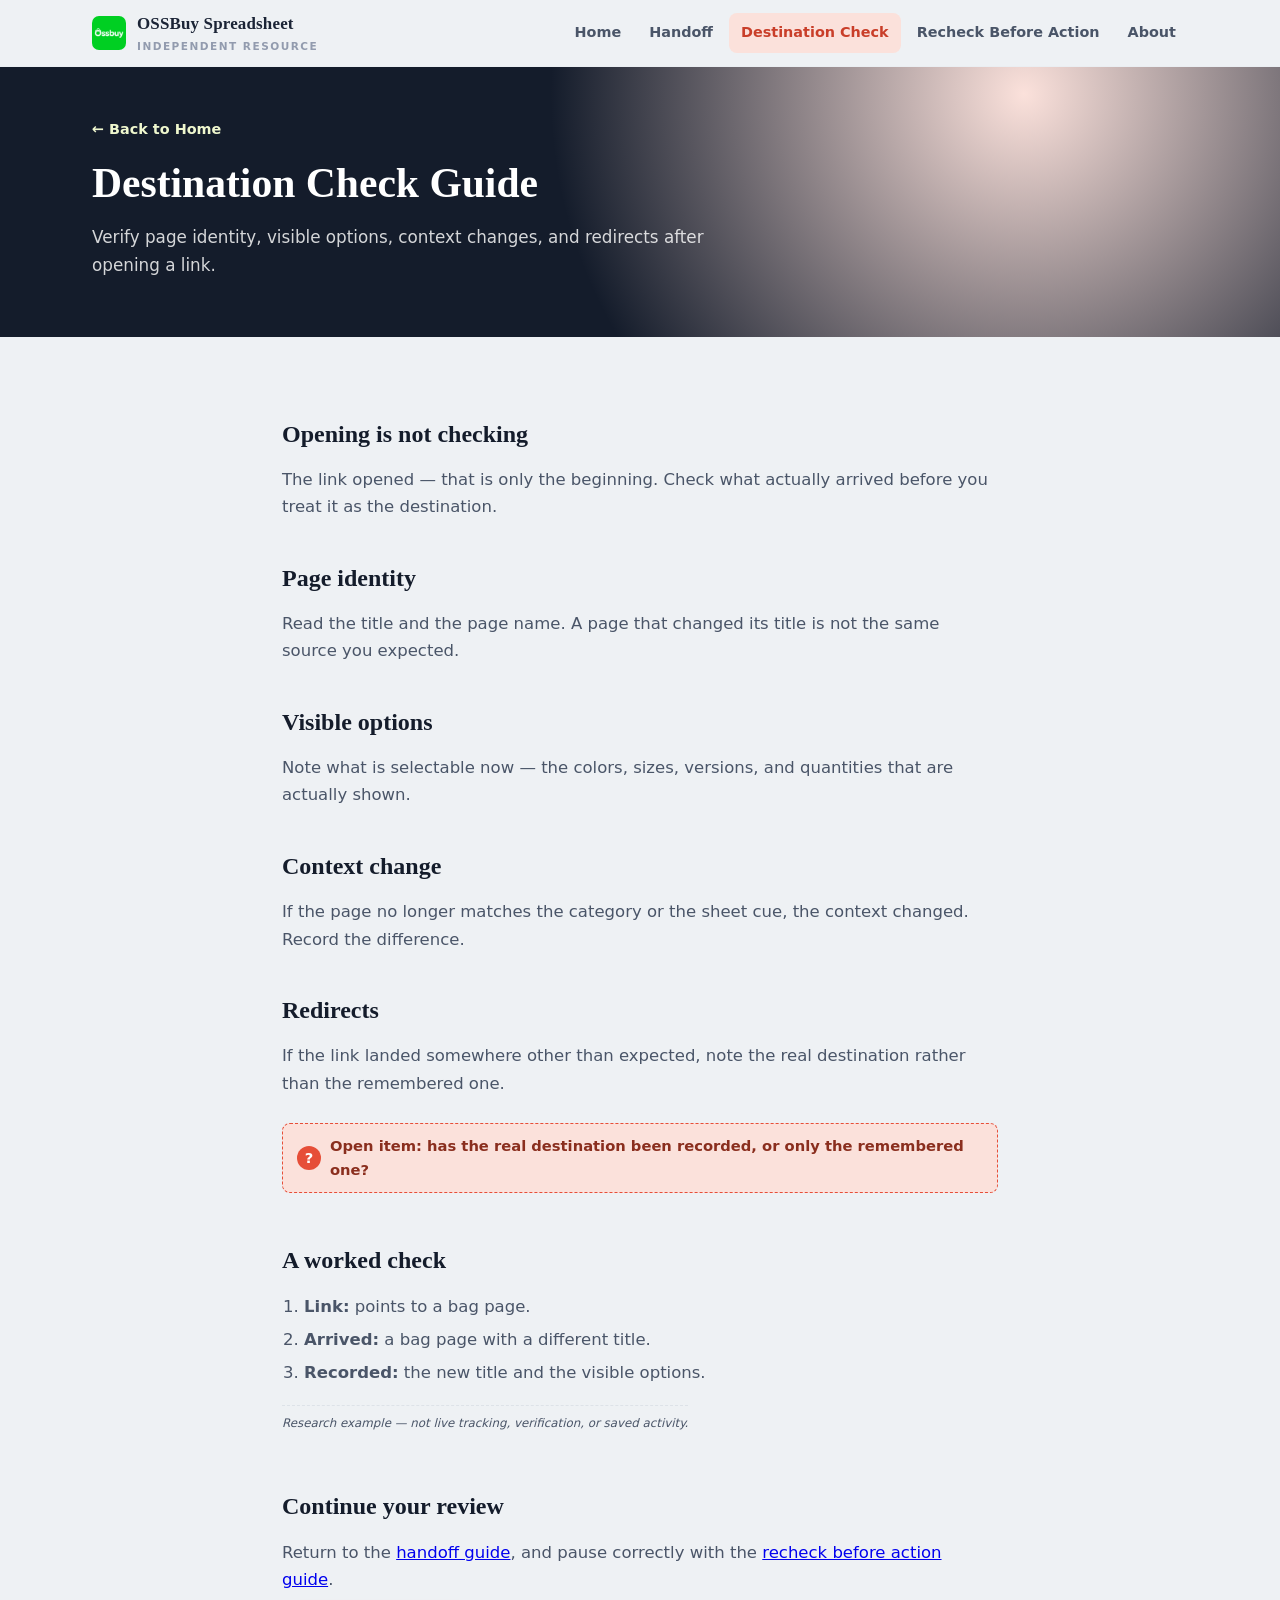
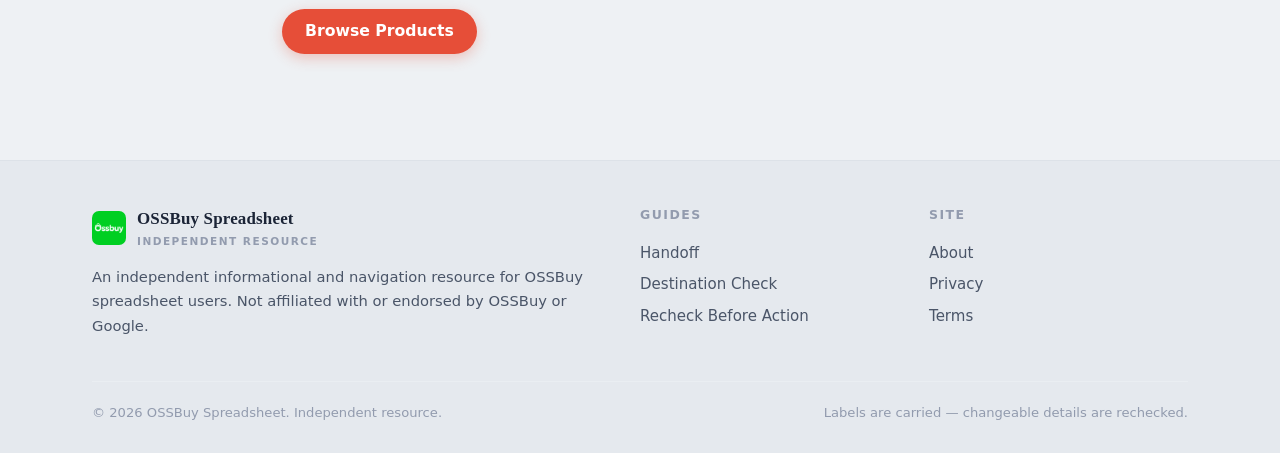
<file: destination-check-guide/index.html>
<!DOCTYPE html>
<html lang="en">
<head>
  <meta charset="UTF-8">
  <meta name="viewport" content="width=device-width, initial-scale=1.0">
  <title>Destination Check Guide | OSSBuy Spreadsheet</title>
  <meta name="description" content="Verify page identity, visible options, context changes, and redirects after opening an OSSBuy link.">
  <link rel="canonical" href="https://repglide.github.io/ossbuy-spreadsheet/destination-check-guide/">
  <link rel="icon" type="image/png" href="../assets/images/favicon.png">
  <link rel="stylesheet" href="../assets/css/styles.css">

  <meta property="og:type" content="article">
  <meta property="og:url" content="https://repglide.github.io/ossbuy-spreadsheet/destination-check-guide/">
  <meta property="og:title" content="Destination Check Guide | OSSBuy Spreadsheet">
  <meta property="og:description" content="Verify page identity, visible options, context changes, and redirects after opening an OSSBuy link.">
  <meta name="twitter:card" content="summary">

  <script type="application/ld+json">
  {
    "@context": "https://schema.org",
    "@graph": [
      { "@type": "WebSite", "@id": "https://repglide.github.io/ossbuy-spreadsheet/#website", "url": "https://repglide.github.io/ossbuy-spreadsheet/", "name": "OSSBuy Spreadsheet & Link Handoff Guide" },
      { "@type": "BreadcrumbList", "itemListElement": [
        { "@type": "ListItem", "position": 1, "name": "Home", "item": "https://repglide.github.io/ossbuy-spreadsheet/" },
        { "@type": "ListItem", "position": 2, "name": "Destination Check Guide", "item": "https://repglide.github.io/ossbuy-spreadsheet/destination-check-guide/" }
      ]},
      { "@type": "Article", "@id": "https://repglide.github.io/ossbuy-spreadsheet/destination-check-guide/#article", "headline": "Destination Check Guide", "description": "Verify page identity, visible options, context changes, and redirects after opening an OSSBuy link.", "isPartOf": { "@id": "https://repglide.github.io/ossbuy-spreadsheet/#website" } }
    ]
  }
  </script>
</head>
<body>
  <a href="#main-content" class="skip-link">Skip to main content</a>

  <header class="site-header">
    <div class="container header-inner">
      <a href="../index.html" class="brand" aria-label="OSSBuy Spreadsheet Home">
        <img src="../assets/images/logo.png" alt="OSSBuy logo" width="34" height="34">
        <span class="brand-name">OSSBuy Spreadsheet<small>Independent Resource</small></span>
      </a>
      <button class="mobile-nav-toggle" aria-expanded="false" aria-label="Toggle navigation menu">
        <svg viewBox="0 0 24 24" fill="none" stroke="currentColor" stroke-width="2" width="22" height="22"><line x1="3" y1="6" x2="21" y2="6"></line><line x1="3" y1="12" x2="21" y2="12"></line><line x1="3" y1="18" x2="21" y2="18"></line></svg>
      </button>
      <nav class="main-nav" aria-label="Primary Navigation">
        <ul>
          <li><a href="../index.html">Home</a></li>
          <li><a href="../research-handoff-guide/">Handoff</a></li>
          <li><a href="../destination-check-guide/" class="active">Destination Check</a></li>
          <li><a href="../recheck-before-action-guide/">Recheck Before Action</a></li>
          <li><a href="../about/">About</a></li>
        </ul>
      </nav>
    </div>
  </header>

  <main id="main-content">
    <section class="page-hero">
      <div class="container">
        <a class="back-link" href="../index.html">← Back to Home</a>
        <h1>Destination Check Guide</h1>
        <p>Verify page identity, visible options, context changes, and redirects after opening a link.</p>
      </div>
    </section>

    <div class="article-body">
      <h2>Opening is not checking</h2>
      <p>The link opened — that is only the beginning. Check what actually arrived before you treat it as the destination.</p>

      <h2>Page identity</h2>
      <p>Read the title and the page name. A page that changed its title is not the same source you expected.</p>

      <h2>Visible options</h2>
      <p>Note what is selectable now — the colors, sizes, versions, and quantities that are actually shown.</p>

      <h2>Context change</h2>
      <p>If the page no longer matches the category or the sheet cue, the context changed. Record the difference.</p>

      <h2>Redirects</h2>
      <p>If the link landed somewhere other than expected, note the real destination rather than the remembered one.</p>

      <div class="open-note"><span class="qmark">?</span>Open item: has the real destination been recorded, or only the remembered one?</div>

      <h2>A worked check</h2>
      <ol>
        <li><strong>Link:</strong> points to a bag page.</li>
        <li><strong>Arrived:</strong> a bag page with a different title.</li>
        <li><strong>Recorded:</strong> the new title and the visible options.</li>
      </ol>
      <p class="example-flag">Research example — not live tracking, verification, or saved activity.</p>

      <h2>Continue your review</h2>
      <p>Return to the <a href="../research-handoff-guide/">handoff guide</a>, and pause correctly with the <a href="../recheck-before-action-guide/">recheck before action guide</a>.</p>
      <p><a href="https://repglide.com/?agent=ossbuy" class="btn btn-primary" target="_blank" rel="nofollow noopener">Browse Products</a></p>
    </div>
  </main>

  <footer class="site-footer">
    <div class="container">
      <div class="footer-grid">
        <div class="footer-brand">
          <a href="../index.html" class="brand" aria-label="OSSBuy Spreadsheet Home">
            <img src="../assets/images/logo.png" alt="OSSBuy logo" width="30" height="30">
            <span class="brand-name">OSSBuy Spreadsheet<small>Independent Resource</small></span>
          </a>
          <p>An independent informational and navigation resource for OSSBuy spreadsheet users. Not affiliated with or endorsed by OSSBuy or Google.</p>
        </div>
        <div class="footer-col">
          <h4>Guides</h4>
          <ul>
            <li><a href="../research-handoff-guide/">Handoff</a></li>
            <li><a href="../destination-check-guide/">Destination Check</a></li>
            <li><a href="../recheck-before-action-guide/">Recheck Before Action</a></li>
          </ul>
        </div>
        <div class="footer-col">
          <h4>Site</h4>
          <ul>
            <li><a href="../about/">About</a></li>
            <li><a href="../privacy/">Privacy</a></li>
            <li><a href="../terms/">Terms</a></li>
          </ul>
        </div>
      </div>
      <div class="footer-bottom">
        <span>&copy; <span id="year">2026</span> OSSBuy Spreadsheet. Independent resource.</span>
        <span>Labels are carried — changeable details are rechecked.</span>
      </div>
    </div>
  </footer>

  <script src="../assets/js/main.js"></script>
</body>
</html>
</file>
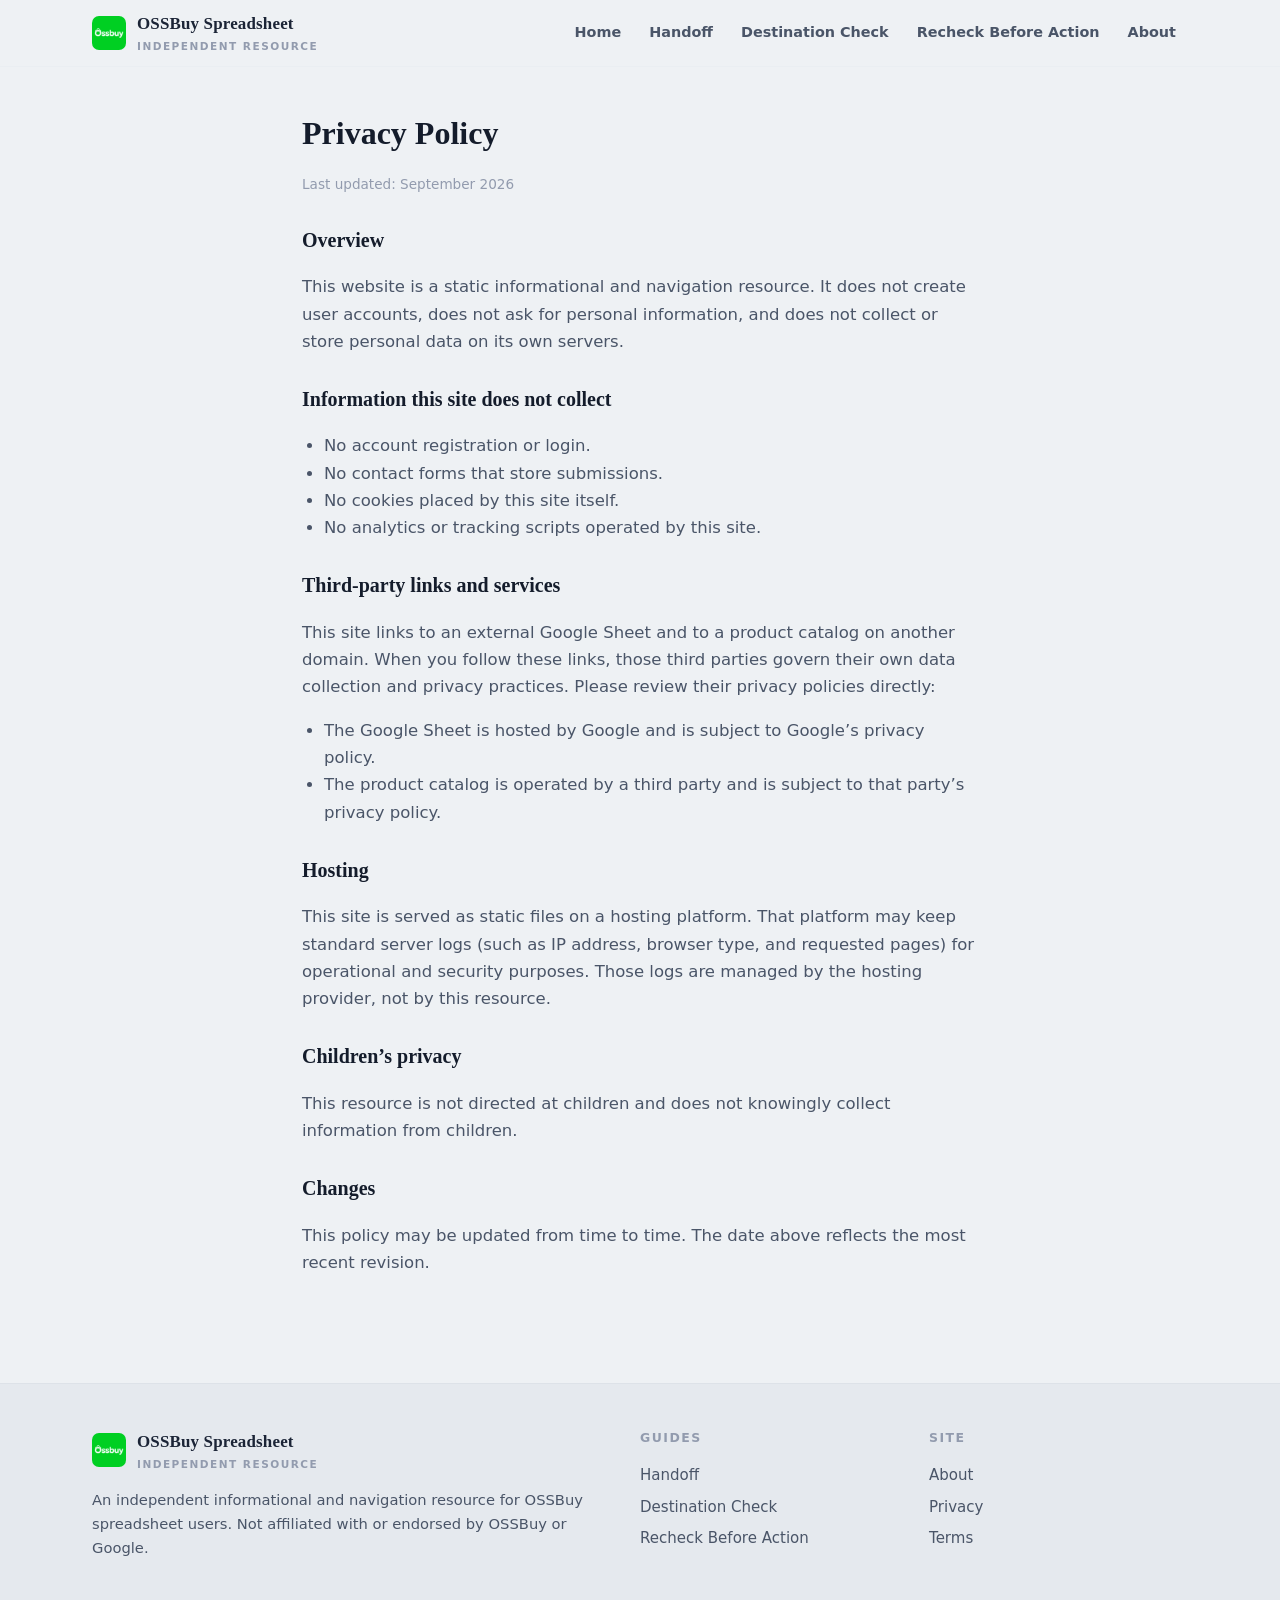
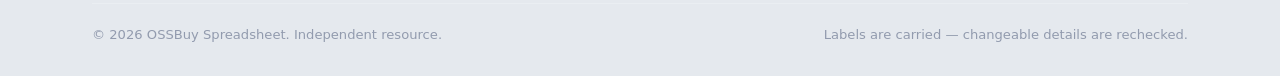
<file: privacy/index.html>
<!DOCTYPE html>
<html lang="en">
<head>
  <meta charset="UTF-8">
  <meta name="viewport" content="width=device-width, initial-scale=1.0">
  <title>Privacy Policy | OSSBuy Spreadsheet</title>
  <meta name="description" content="Privacy policy for the OSSBuy Spreadsheet independent resource.">
  <link rel="canonical" href="https://repglide.github.io/ossbuy-spreadsheet/privacy/">
  <link rel="icon" type="image/png" href="../assets/images/favicon.png">
  <link rel="stylesheet" href="../assets/css/styles.css">
  <meta name="robots" content="index, follow">
</head>
<body>
  <a href="#main-content" class="skip-link">Skip to main content</a>

  <header class="site-header">
    <div class="container header-inner">
      <a href="../index.html" class="brand" aria-label="OSSBuy Spreadsheet Home">
        <img src="../assets/images/logo.png" alt="OSSBuy logo" width="34" height="34">
        <span class="brand-name">OSSBuy Spreadsheet<small>Independent Resource</small></span>
      </a>
      <button class="mobile-nav-toggle" aria-expanded="false" aria-label="Toggle navigation menu">
        <svg viewBox="0 0 24 24" fill="none" stroke="currentColor" stroke-width="2" width="22" height="22"><line x1="3" y1="6" x2="21" y2="6"></line><line x1="3" y1="12" x2="21" y2="12"></line><line x1="3" y1="18" x2="21" y2="18"></line></svg>
      </button>
      <nav class="main-nav" aria-label="Primary Navigation">
        <ul>
          <li><a href="../index.html">Home</a></li>
          <li><a href="../research-handoff-guide/">Handoff</a></li>
          <li><a href="../destination-check-guide/">Destination Check</a></li>
          <li><a href="../recheck-before-action-guide/">Recheck Before Action</a></li>
          <li><a href="../about/">About</a></li>
        </ul>
      </nav>
    </div>
  </header>

  <main id="main-content">
    <div class="legal-body">
      <h1>Privacy Policy</h1>
      <p class="legal-date">Last updated: September 2026</p>

      <h2>Overview</h2>
      <p>This website is a static informational and navigation resource. It does not create user accounts, does not ask for personal information, and does not collect or store personal data on its own servers.</p>

      <h2>Information this site does not collect</h2>
      <ul>
        <li>No account registration or login.</li>
        <li>No contact forms that store submissions.</li>
        <li>No cookies placed by this site itself.</li>
        <li>No analytics or tracking scripts operated by this site.</li>
      </ul>

      <h2>Third-party links and services</h2>
      <p>This site links to an external Google Sheet and to a product catalog on another domain. When you follow these links, those third parties govern their own data collection and privacy practices. Please review their privacy policies directly:</p>
      <ul>
        <li>The Google Sheet is hosted by Google and is subject to Google&rsquo;s privacy policy.</li>
        <li>The product catalog is operated by a third party and is subject to that party&rsquo;s privacy policy.</li>
      </ul>

      <h2>Hosting</h2>
      <p>This site is served as static files on a hosting platform. That platform may keep standard server logs (such as IP address, browser type, and requested pages) for operational and security purposes. Those logs are managed by the hosting provider, not by this resource.</p>

      <h2>Children&rsquo;s privacy</h2>
      <p>This resource is not directed at children and does not knowingly collect information from children.</p>

      <h2>Changes</h2>
      <p>This policy may be updated from time to time. The date above reflects the most recent revision.</p>
    </div>
  </main>

  <footer class="site-footer">
    <div class="container">
      <div class="footer-grid">
        <div class="footer-brand">
          <a href="../index.html" class="brand" aria-label="OSSBuy Spreadsheet Home">
            <img src="../assets/images/logo.png" alt="OSSBuy logo" width="30" height="30">
            <span class="brand-name">OSSBuy Spreadsheet<small>Independent Resource</small></span>
          </a>
          <p>An independent informational and navigation resource for OSSBuy spreadsheet users. Not affiliated with or endorsed by OSSBuy or Google.</p>
        </div>
        <div class="footer-col">
          <h4>Guides</h4>
          <ul>
            <li><a href="../research-handoff-guide/">Handoff</a></li>
            <li><a href="../destination-check-guide/">Destination Check</a></li>
            <li><a href="../recheck-before-action-guide/">Recheck Before Action</a></li>
          </ul>
        </div>
        <div class="footer-col">
          <h4>Site</h4>
          <ul>
            <li><a href="../about/">About</a></li>
            <li><a href="../privacy/">Privacy</a></li>
            <li><a href="../terms/">Terms</a></li>
          </ul>
        </div>
      </div>
      <div class="footer-bottom">
        <span>&copy; <span id="year">2026</span> OSSBuy Spreadsheet. Independent resource.</span>
        <span>Labels are carried — changeable details are rechecked.</span>
      </div>
    </div>
  </footer>

  <script src="../assets/js/main.js"></script>
</body>
</html>
</file>
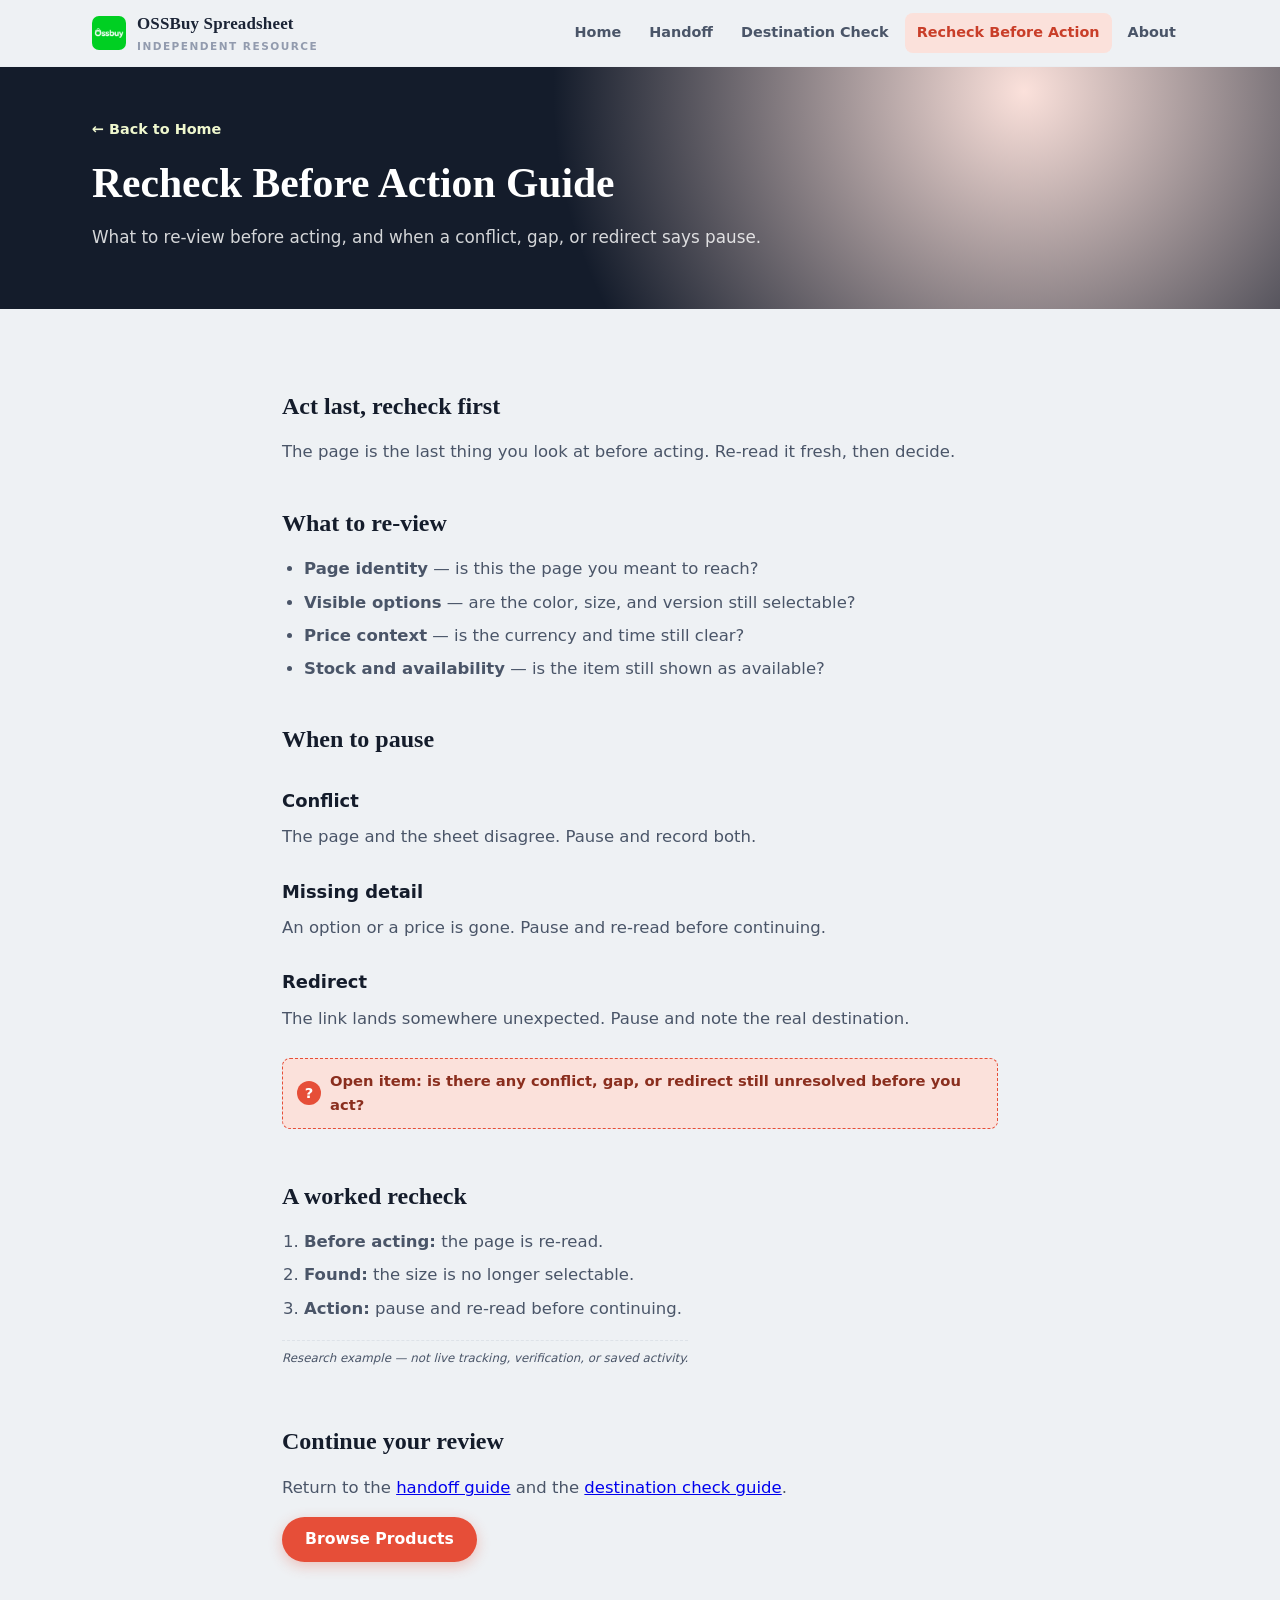
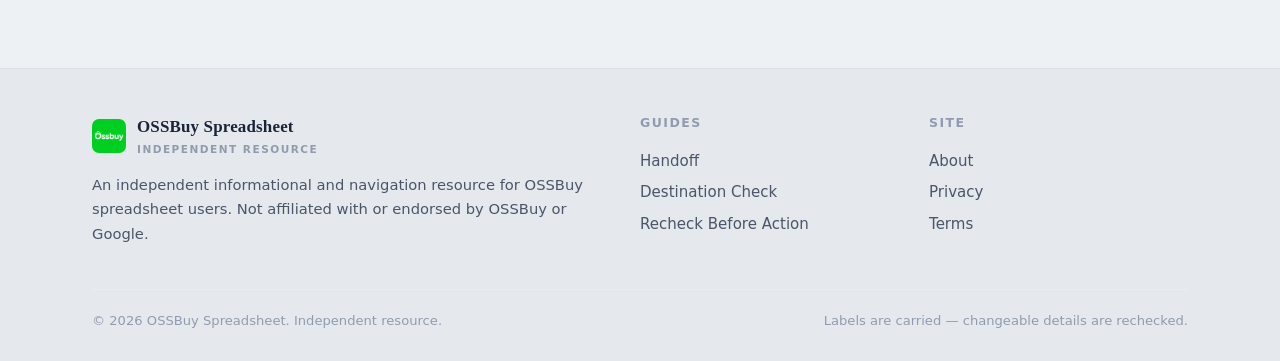
<file: recheck-before-action-guide/index.html>
<!DOCTYPE html>
<html lang="en">
<head>
  <meta charset="UTF-8">
  <meta name="viewport" content="width=device-width, initial-scale=1.0">
  <title>Recheck Before Action Guide | OSSBuy Spreadsheet</title>
  <meta name="description" content="What to re-view before acting on an OSSBuy link, and when a conflict, gap, or redirect says pause.">
  <link rel="canonical" href="https://repglide.github.io/ossbuy-spreadsheet/recheck-before-action-guide/">
  <link rel="icon" type="image/png" href="../assets/images/favicon.png">
  <link rel="stylesheet" href="../assets/css/styles.css">

  <meta property="og:type" content="article">
  <meta property="og:url" content="https://repglide.github.io/ossbuy-spreadsheet/recheck-before-action-guide/">
  <meta property="og:title" content="Recheck Before Action Guide | OSSBuy Spreadsheet">
  <meta property="og:description" content="What to re-view before acting on an OSSBuy link, and when a conflict, gap, or redirect says pause.">
  <meta name="twitter:card" content="summary">

  <script type="application/ld+json">
  {
    "@context": "https://schema.org",
    "@graph": [
      { "@type": "WebSite", "@id": "https://repglide.github.io/ossbuy-spreadsheet/#website", "url": "https://repglide.github.io/ossbuy-spreadsheet/", "name": "OSSBuy Spreadsheet & Link Handoff Guide" },
      { "@type": "BreadcrumbList", "itemListElement": [
        { "@type": "ListItem", "position": 1, "name": "Home", "item": "https://repglide.github.io/ossbuy-spreadsheet/" },
        { "@type": "ListItem", "position": 2, "name": "Recheck Before Action Guide", "item": "https://repglide.github.io/ossbuy-spreadsheet/recheck-before-action-guide/" }
      ]},
      { "@type": "Article", "@id": "https://repglide.github.io/ossbuy-spreadsheet/recheck-before-action-guide/#article", "headline": "Recheck Before Action Guide", "description": "What to re-view before acting on an OSSBuy link, and when a conflict, gap, or redirect says pause.", "isPartOf": { "@id": "https://repglide.github.io/ossbuy-spreadsheet/#website" } }
    ]
  }
  </script>
</head>
<body>
  <a href="#main-content" class="skip-link">Skip to main content</a>

  <header class="site-header">
    <div class="container header-inner">
      <a href="../index.html" class="brand" aria-label="OSSBuy Spreadsheet Home">
        <img src="../assets/images/logo.png" alt="OSSBuy logo" width="34" height="34">
        <span class="brand-name">OSSBuy Spreadsheet<small>Independent Resource</small></span>
      </a>
      <button class="mobile-nav-toggle" aria-expanded="false" aria-label="Toggle navigation menu">
        <svg viewBox="0 0 24 24" fill="none" stroke="currentColor" stroke-width="2" width="22" height="22"><line x1="3" y1="6" x2="21" y2="6"></line><line x1="3" y1="12" x2="21" y2="12"></line><line x1="3" y1="18" x2="21" y2="18"></line></svg>
      </button>
      <nav class="main-nav" aria-label="Primary Navigation">
        <ul>
          <li><a href="../index.html">Home</a></li>
          <li><a href="../research-handoff-guide/">Handoff</a></li>
          <li><a href="../destination-check-guide/">Destination Check</a></li>
          <li><a href="../recheck-before-action-guide/" class="active">Recheck Before Action</a></li>
          <li><a href="../about/">About</a></li>
        </ul>
      </nav>
    </div>
  </header>

  <main id="main-content">
    <section class="page-hero">
      <div class="container">
        <a class="back-link" href="../index.html">← Back to Home</a>
        <h1>Recheck Before Action Guide</h1>
        <p>What to re-view before acting, and when a conflict, gap, or redirect says pause.</p>
      </div>
    </section>

    <div class="article-body">
      <h2>Act last, recheck first</h2>
      <p>The page is the last thing you look at before acting. Re-read it fresh, then decide.</p>

      <h2>What to re-view</h2>
      <ul>
        <li><strong>Page identity</strong> — is this the page you meant to reach?</li>
        <li><strong>Visible options</strong> — are the color, size, and version still selectable?</li>
        <li><strong>Price context</strong> — is the currency and time still clear?</li>
        <li><strong>Stock and availability</strong> — is the item still shown as available?</li>
      </ul>

      <h2>When to pause</h2>
      <h3>Conflict</h3>
      <p>The page and the sheet disagree. Pause and record both.</p>
      <h3>Missing detail</h3>
      <p>An option or a price is gone. Pause and re-read before continuing.</p>
      <h3>Redirect</h3>
      <p>The link lands somewhere unexpected. Pause and note the real destination.</p>

      <div class="open-note"><span class="qmark">?</span>Open item: is there any conflict, gap, or redirect still unresolved before you act?</div>

      <h2>A worked recheck</h2>
      <ol>
        <li><strong>Before acting:</strong> the page is re-read.</li>
        <li><strong>Found:</strong> the size is no longer selectable.</li>
        <li><strong>Action:</strong> pause and re-read before continuing.</li>
      </ol>
      <p class="example-flag">Research example — not live tracking, verification, or saved activity.</p>

      <h2>Continue your review</h2>
      <p>Return to the <a href="../research-handoff-guide/">handoff guide</a> and the <a href="../destination-check-guide/">destination check guide</a>.</p>
      <p><a href="https://repglide.com/?agent=ossbuy" class="btn btn-primary" target="_blank" rel="nofollow noopener">Browse Products</a></p>
    </div>
  </main>

  <footer class="site-footer">
    <div class="container">
      <div class="footer-grid">
        <div class="footer-brand">
          <a href="../index.html" class="brand" aria-label="OSSBuy Spreadsheet Home">
            <img src="../assets/images/logo.png" alt="OSSBuy logo" width="30" height="30">
            <span class="brand-name">OSSBuy Spreadsheet<small>Independent Resource</small></span>
          </a>
          <p>An independent informational and navigation resource for OSSBuy spreadsheet users. Not affiliated with or endorsed by OSSBuy or Google.</p>
        </div>
        <div class="footer-col">
          <h4>Guides</h4>
          <ul>
            <li><a href="../research-handoff-guide/">Handoff</a></li>
            <li><a href="../destination-check-guide/">Destination Check</a></li>
            <li><a href="../recheck-before-action-guide/">Recheck Before Action</a></li>
          </ul>
        </div>
        <div class="footer-col">
          <h4>Site</h4>
          <ul>
            <li><a href="../about/">About</a></li>
            <li><a href="../privacy/">Privacy</a></li>
            <li><a href="../terms/">Terms</a></li>
          </ul>
        </div>
      </div>
      <div class="footer-bottom">
        <span>&copy; <span id="year">2026</span> OSSBuy Spreadsheet. Independent resource.</span>
        <span>Labels are carried — changeable details are rechecked.</span>
      </div>
    </div>
  </footer>

  <script src="../assets/js/main.js"></script>
</body>
</html>
</file>
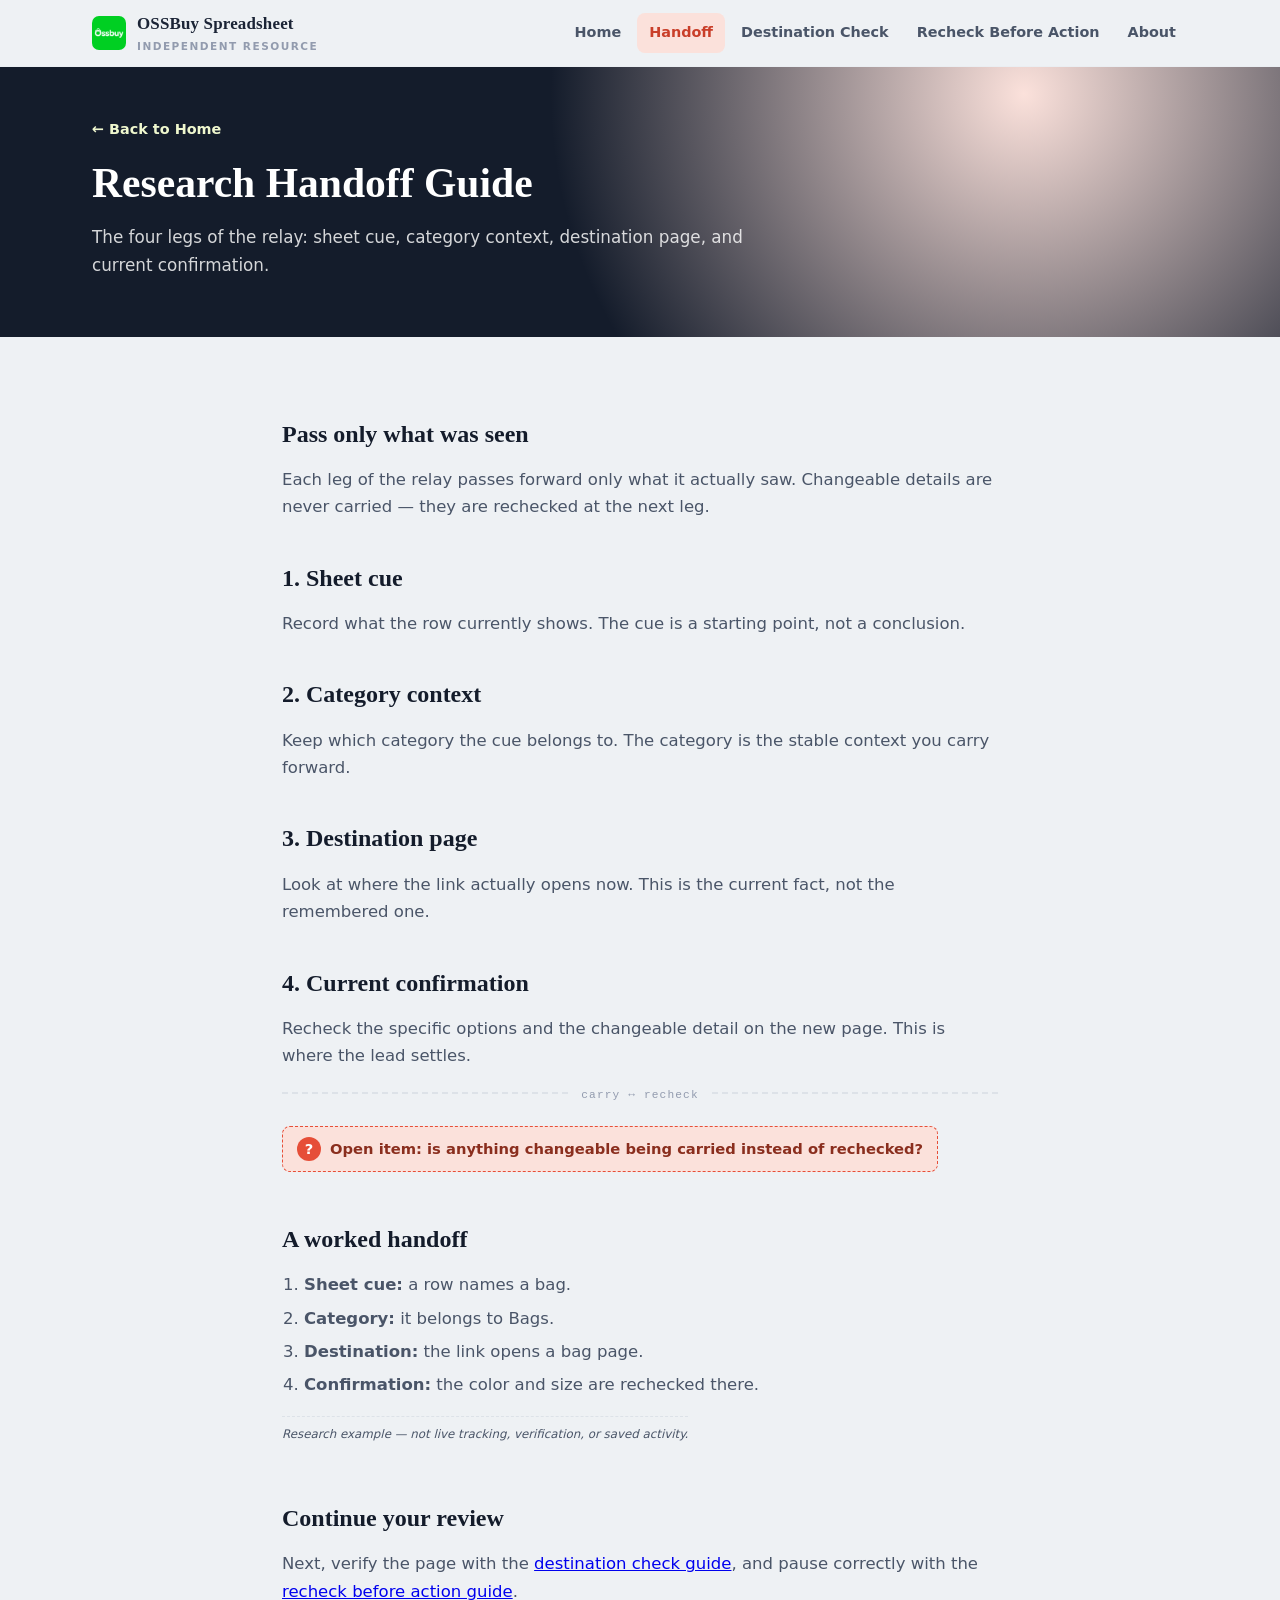
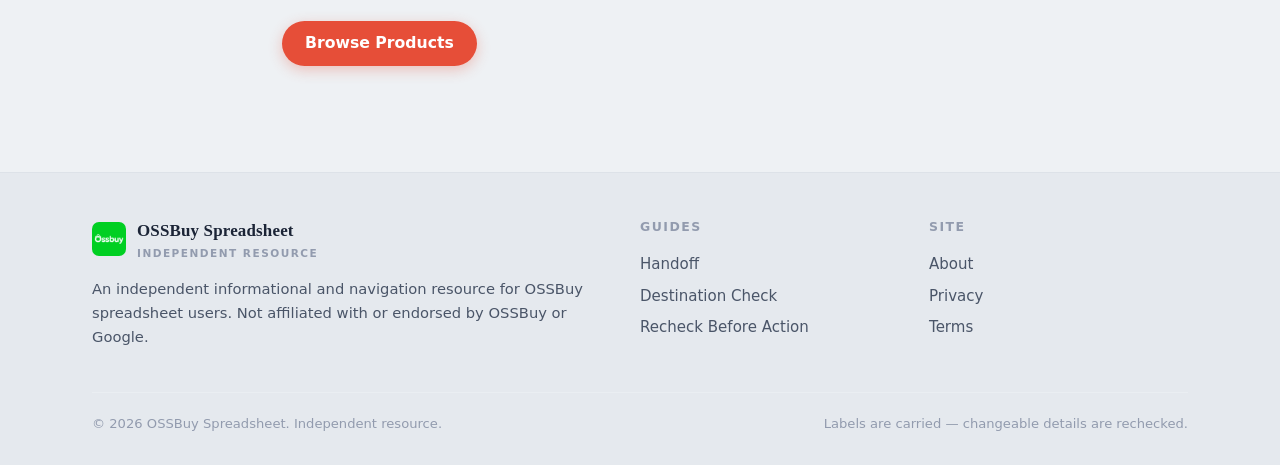
<file: research-handoff-guide/index.html>
<!DOCTYPE html>
<html lang="en">
<head>
  <meta charset="UTF-8">
  <meta name="viewport" content="width=device-width, initial-scale=1.0">
  <title>Research Handoff Guide | OSSBuy Spreadsheet</title>
  <meta name="description" content="The four legs of the OSSBuy research relay: sheet cue, category context, destination page, and current confirmation.">
  <link rel="canonical" href="https://repglide.github.io/ossbuy-spreadsheet/research-handoff-guide/">
  <link rel="icon" type="image/png" href="../assets/images/favicon.png">
  <link rel="stylesheet" href="../assets/css/styles.css">

  <meta property="og:type" content="article">
  <meta property="og:url" content="https://repglide.github.io/ossbuy-spreadsheet/research-handoff-guide/">
  <meta property="og:title" content="Research Handoff Guide | OSSBuy Spreadsheet">
  <meta property="og:description" content="The four legs of the OSSBuy research relay: sheet cue, category context, destination page, and current confirmation.">
  <meta name="twitter:card" content="summary">

  <script type="application/ld+json">
  {
    "@context": "https://schema.org",
    "@graph": [
      { "@type": "WebSite", "@id": "https://repglide.github.io/ossbuy-spreadsheet/#website", "url": "https://repglide.github.io/ossbuy-spreadsheet/", "name": "OSSBuy Spreadsheet & Link Handoff Guide" },
      { "@type": "BreadcrumbList", "itemListElement": [
        { "@type": "ListItem", "position": 1, "name": "Home", "item": "https://repglide.github.io/ossbuy-spreadsheet/" },
        { "@type": "ListItem", "position": 2, "name": "Research Handoff Guide", "item": "https://repglide.github.io/ossbuy-spreadsheet/research-handoff-guide/" }
      ]},
      { "@type": "Article", "@id": "https://repglide.github.io/ossbuy-spreadsheet/research-handoff-guide/#article", "headline": "Research Handoff Guide", "description": "The four legs of the OSSBuy research relay: sheet cue, category context, destination page, and current confirmation.", "isPartOf": { "@id": "https://repglide.github.io/ossbuy-spreadsheet/#website" } }
    ]
  }
  </script>
</head>
<body>
  <a href="#main-content" class="skip-link">Skip to main content</a>

  <header class="site-header">
    <div class="container header-inner">
      <a href="../index.html" class="brand" aria-label="OSSBuy Spreadsheet Home">
        <img src="../assets/images/logo.png" alt="OSSBuy logo" width="34" height="34">
        <span class="brand-name">OSSBuy Spreadsheet<small>Independent Resource</small></span>
      </a>
      <button class="mobile-nav-toggle" aria-expanded="false" aria-label="Toggle navigation menu">
        <svg viewBox="0 0 24 24" fill="none" stroke="currentColor" stroke-width="2" width="22" height="22"><line x1="3" y1="6" x2="21" y2="6"></line><line x1="3" y1="12" x2="21" y2="12"></line><line x1="3" y1="18" x2="21" y2="18"></line></svg>
      </button>
      <nav class="main-nav" aria-label="Primary Navigation">
        <ul>
          <li><a href="../index.html">Home</a></li>
          <li><a href="../research-handoff-guide/" class="active">Handoff</a></li>
          <li><a href="../destination-check-guide/">Destination Check</a></li>
          <li><a href="../recheck-before-action-guide/">Recheck Before Action</a></li>
          <li><a href="../about/">About</a></li>
        </ul>
      </nav>
    </div>
  </header>

  <main id="main-content">
    <section class="page-hero">
      <div class="container">
        <a class="back-link" href="../index.html">← Back to Home</a>
        <h1>Research Handoff Guide</h1>
        <p>The four legs of the relay: sheet cue, category context, destination page, and current confirmation.</p>
      </div>
    </section>

    <div class="article-body">
      <h2>Pass only what was seen</h2>
      <p>Each leg of the relay passes forward only what it actually saw. Changeable details are never carried — they are rechecked at the next leg.</p>

      <h2>1. Sheet cue</h2>
      <p>Record what the row currently shows. The cue is a starting point, not a conclusion.</p>

      <h2>2. Category context</h2>
      <p>Keep which category the cue belongs to. The category is the stable context you carry forward.</p>

      <h2>3. Destination page</h2>
      <p>Look at where the link actually opens now. This is the current fact, not the remembered one.</p>

      <h2>4. Current confirmation</h2>
      <p>Recheck the specific options and the changeable detail on the new page. This is where the lead settles.</p>

      <div class="split-line"><span>carry ↔ recheck</span></div>

      <div class="open-note"><span class="qmark">?</span>Open item: is anything changeable being carried instead of rechecked?</div>

      <h2>A worked handoff</h2>
      <ol>
        <li><strong>Sheet cue:</strong> a row names a bag.</li>
        <li><strong>Category:</strong> it belongs to Bags.</li>
        <li><strong>Destination:</strong> the link opens a bag page.</li>
        <li><strong>Confirmation:</strong> the color and size are rechecked there.</li>
      </ol>
      <p class="example-flag">Research example — not live tracking, verification, or saved activity.</p>

      <h2>Continue your review</h2>
      <p>Next, verify the page with the <a href="../destination-check-guide/">destination check guide</a>, and pause correctly with the <a href="../recheck-before-action-guide/">recheck before action guide</a>.</p>
      <p><a href="https://repglide.com/?agent=ossbuy" class="btn btn-primary" target="_blank" rel="nofollow noopener">Browse Products</a></p>
    </div>
  </main>

  <footer class="site-footer">
    <div class="container">
      <div class="footer-grid">
        <div class="footer-brand">
          <a href="../index.html" class="brand" aria-label="OSSBuy Spreadsheet Home">
            <img src="../assets/images/logo.png" alt="OSSBuy logo" width="30" height="30">
            <span class="brand-name">OSSBuy Spreadsheet<small>Independent Resource</small></span>
          </a>
          <p>An independent informational and navigation resource for OSSBuy spreadsheet users. Not affiliated with or endorsed by OSSBuy or Google.</p>
        </div>
        <div class="footer-col">
          <h4>Guides</h4>
          <ul>
            <li><a href="../research-handoff-guide/">Handoff</a></li>
            <li><a href="../destination-check-guide/">Destination Check</a></li>
            <li><a href="../recheck-before-action-guide/">Recheck Before Action</a></li>
          </ul>
        </div>
        <div class="footer-col">
          <h4>Site</h4>
          <ul>
            <li><a href="../about/">About</a></li>
            <li><a href="../privacy/">Privacy</a></li>
            <li><a href="../terms/">Terms</a></li>
          </ul>
        </div>
      </div>
      <div class="footer-bottom">
        <span>&copy; <span id="year">2026</span> OSSBuy Spreadsheet. Independent resource.</span>
        <span>Labels are carried — changeable details are rechecked.</span>
      </div>
    </div>
  </footer>

  <script src="../assets/js/main.js"></script>
</body>
</html>
</file>
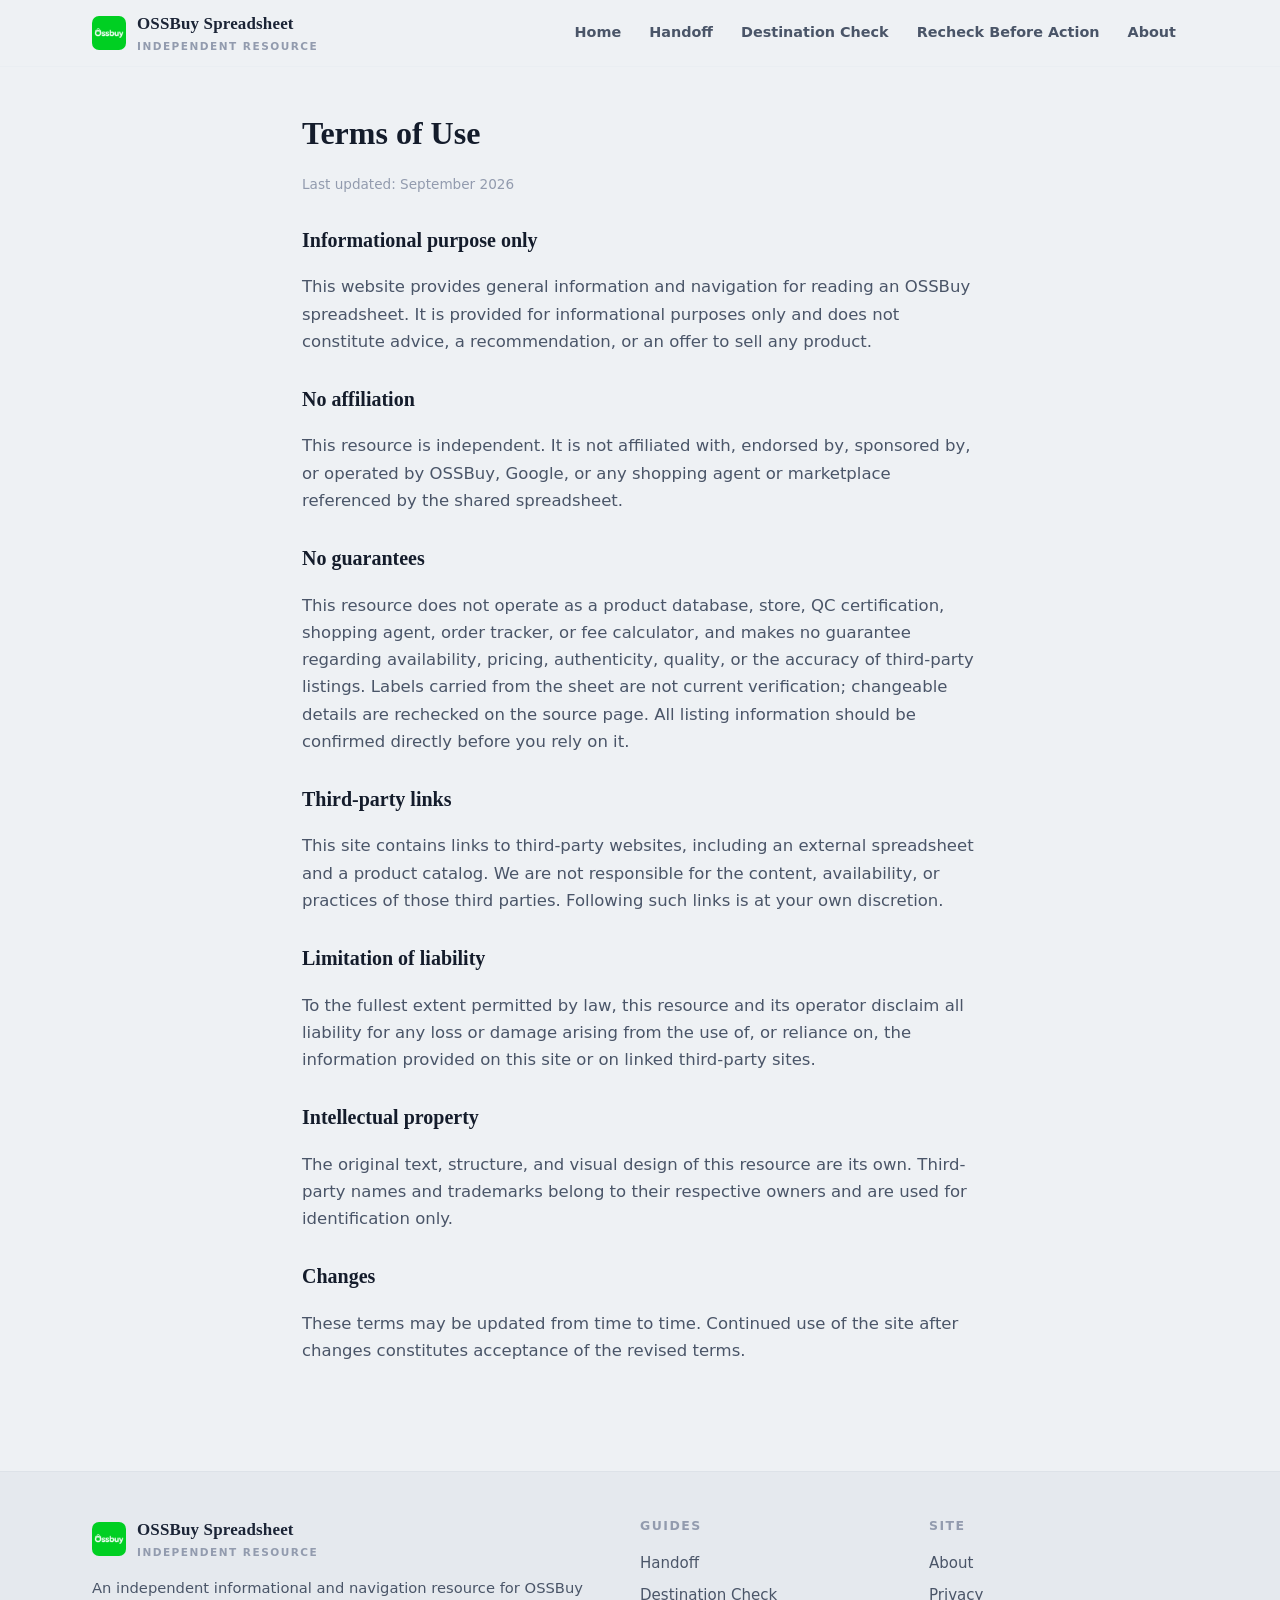
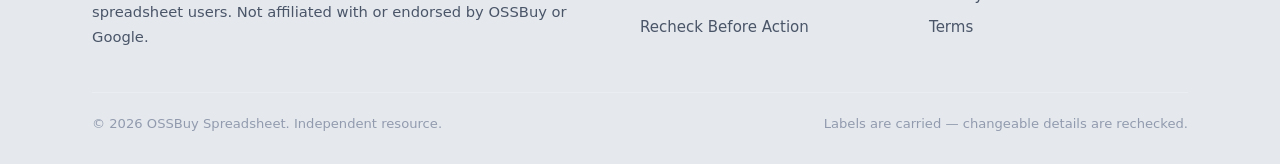
<file: terms/index.html>
<!DOCTYPE html>
<html lang="en">
<head>
  <meta charset="UTF-8">
  <meta name="viewport" content="width=device-width, initial-scale=1.0">
  <title>Terms of Use | OSSBuy Spreadsheet</title>
  <meta name="description" content="Terms of use for the OSSBuy Spreadsheet independent resource.">
  <link rel="canonical" href="https://repglide.github.io/ossbuy-spreadsheet/terms/">
  <link rel="icon" type="image/png" href="../assets/images/favicon.png">
  <link rel="stylesheet" href="../assets/css/styles.css">
  <meta name="robots" content="index, follow">
</head>
<body>
  <a href="#main-content" class="skip-link">Skip to main content</a>

  <header class="site-header">
    <div class="container header-inner">
      <a href="../index.html" class="brand" aria-label="OSSBuy Spreadsheet Home">
        <img src="../assets/images/logo.png" alt="OSSBuy logo" width="34" height="34">
        <span class="brand-name">OSSBuy Spreadsheet<small>Independent Resource</small></span>
      </a>
      <button class="mobile-nav-toggle" aria-expanded="false" aria-label="Toggle navigation menu">
        <svg viewBox="0 0 24 24" fill="none" stroke="currentColor" stroke-width="2" width="22" height="22"><line x1="3" y1="6" x2="21" y2="6"></line><line x1="3" y1="12" x2="21" y2="12"></line><line x1="3" y1="18" x2="21" y2="18"></line></svg>
      </button>
      <nav class="main-nav" aria-label="Primary Navigation">
        <ul>
          <li><a href="../index.html">Home</a></li>
          <li><a href="../research-handoff-guide/">Handoff</a></li>
          <li><a href="../destination-check-guide/">Destination Check</a></li>
          <li><a href="../recheck-before-action-guide/">Recheck Before Action</a></li>
          <li><a href="../about/">About</a></li>
        </ul>
      </nav>
    </div>
  </header>

  <main id="main-content">
    <div class="legal-body">
      <h1>Terms of Use</h1>
      <p class="legal-date">Last updated: September 2026</p>

      <h2>Informational purpose only</h2>
      <p>This website provides general information and navigation for reading an OSSBuy spreadsheet. It is provided for informational purposes only and does not constitute advice, a recommendation, or an offer to sell any product.</p>

      <h2>No affiliation</h2>
      <p>This resource is independent. It is not affiliated with, endorsed by, sponsored by, or operated by OSSBuy, Google, or any shopping agent or marketplace referenced by the shared spreadsheet.</p>

      <h2>No guarantees</h2>
      <p>This resource does not operate as a product database, store, QC certification, shopping agent, order tracker, or fee calculator, and makes no guarantee regarding availability, pricing, authenticity, quality, or the accuracy of third-party listings. Labels carried from the sheet are not current verification; changeable details are rechecked on the source page. All listing information should be confirmed directly before you rely on it.</p>

      <h2>Third-party links</h2>
      <p>This site contains links to third-party websites, including an external spreadsheet and a product catalog. We are not responsible for the content, availability, or practices of those third parties. Following such links is at your own discretion.</p>

      <h2>Limitation of liability</h2>
      <p>To the fullest extent permitted by law, this resource and its operator disclaim all liability for any loss or damage arising from the use of, or reliance on, the information provided on this site or on linked third-party sites.</p>

      <h2>Intellectual property</h2>
      <p>The original text, structure, and visual design of this resource are its own. Third-party names and trademarks belong to their respective owners and are used for identification only.</p>

      <h2>Changes</h2>
      <p>These terms may be updated from time to time. Continued use of the site after changes constitutes acceptance of the revised terms.</p>
    </div>
  </main>

  <footer class="site-footer">
    <div class="container">
      <div class="footer-grid">
        <div class="footer-brand">
          <a href="../index.html" class="brand" aria-label="OSSBuy Spreadsheet Home">
            <img src="../assets/images/logo.png" alt="OSSBuy logo" width="30" height="30">
            <span class="brand-name">OSSBuy Spreadsheet<small>Independent Resource</small></span>
          </a>
          <p>An independent informational and navigation resource for OSSBuy spreadsheet users. Not affiliated with or endorsed by OSSBuy or Google.</p>
        </div>
        <div class="footer-col">
          <h4>Guides</h4>
          <ul>
            <li><a href="../research-handoff-guide/">Handoff</a></li>
            <li><a href="../destination-check-guide/">Destination Check</a></li>
            <li><a href="../recheck-before-action-guide/">Recheck Before Action</a></li>
          </ul>
        </div>
        <div class="footer-col">
          <h4>Site</h4>
          <ul>
            <li><a href="../about/">About</a></li>
            <li><a href="../privacy/">Privacy</a></li>
            <li><a href="../terms/">Terms</a></li>
          </ul>
        </div>
      </div>
      <div class="footer-bottom">
        <span>&copy; <span id="year">2026</span> OSSBuy Spreadsheet. Independent resource.</span>
        <span>Labels are carried — changeable details are rechecked.</span>
      </div>
    </div>
  </footer>

  <script src="../assets/js/main.js"></script>
</body>
</html>
</file>
<file: assets/css/styles.css>
/* ==========================================================================
   OSSBuy Spreadsheet — Research Relay / Editorial Track theme
   Cold mist grey · midnight navy · signal coral · electric cyan · fresh lime · soft purple
   ========================================================================== */

:root {
  /* palette */
  --mist:        #EEF1F4;
  --mist-2:      #E5E9EE;
  --mist-3:      #D9DFE6;
  --ink:         #1B2436;
  --ink-2:       #141C2B;
  --ink-soft:    #4A5568;
  --ink-faint:   #929BAE;
  --coral:       #E64E38;
  --coral-d:     #C93E29;
  --coral-s:     #FBE1DB;
  --cyan:        #20B5CC;
  --cyan-d:      #178FA3;
  --cyan-s:      #DBF4F8;
  --lime:        #9BC82E;
  --lime-s:      #EFF7CE;
  --purple:      #9A7FD1;
  --purple-s:    #EEE8F8;
  --line:        #DDE2E8;
  --line-soft:   #EAEEF2;

  /* typography */
  --serif: Georgia, 'Times New Roman', Times, serif;
  --sans: system-ui, -apple-system, 'Segoe UI', Roboto, Helvetica, Arial, sans-serif;
  --mono: ui-monospace, SFMono-Regular, 'SF Mono', Menlo, Consolas, monospace;

  /* geometry */
  --radius: 14px;
  --radius-sm: 8px;
  --container: 1140px;
  --shadow-sm: 0 1px 2px rgba(27, 36, 54, 0.05), 0 2px 8px rgba(27, 36, 54, 0.06);
  --shadow-md: 0 4px 14px rgba(27, 36, 54, 0.10), 0 12px 32px rgba(27, 36, 54, 0.08);
}

* { box-sizing: border-box; }
html { scroll-behavior: smooth; -webkit-text-size-adjust: 100%; }

body {
  margin: 0;
  font-family: var(--sans);
  font-size: 16.5px;
  line-height: 1.65;
  color: var(--ink);
  background: var(--mist);
  -webkit-font-smoothing: antialiased;
  text-rendering: optimizeLegibility;
}

/* ---------- accessibility ---------- */
.skip-link { position: absolute; left: -9999px; top: 0; background: var(--ink); color: #fff; padding: 10px 16px; z-index: 200; border-radius: 0 0 var(--radius-sm) 0; }
.skip-link:focus { left: 0; }
:focus-visible { outline: 3px solid var(--coral); outline-offset: 2px; border-radius: 3px; }
.visually-hidden { position: absolute !important; width: 1px; height: 1px; margin: -1px; padding: 0; border: 0; overflow: hidden; clip: rect(0 0 0 0); white-space: nowrap; }

/* ---------- layout ---------- */
.container { max-width: var(--container); margin: 0 auto; padding: 0 22px; }

/* ---------- header ---------- */
.site-header { position: sticky; top: 0; z-index: 100; background: rgba(238, 241, 244, 0.92); backdrop-filter: saturate(140%) blur(8px); border-bottom: 1px solid var(--line-soft); }
.header-inner { display: flex; align-items: center; gap: 20px; height: 66px; }
.brand { display: flex; align-items: center; gap: 11px; text-decoration: none; color: var(--ink); }
.brand img { width: 34px; height: 34px; display: block; border-radius: 7px; }
.brand-name { font-family: var(--serif); font-weight: 700; font-size: 1.06rem; letter-spacing: 0.01em; }
.brand-name small { display: block; font-family: var(--sans); font-weight: 600; font-size: 0.66rem; color: var(--ink-faint); letter-spacing: 0.14em; text-transform: uppercase; }

.main-nav { margin-left: auto; }
.main-nav ul { display: flex; align-items: center; gap: 4px; list-style: none; margin: 0; padding: 0; }
.main-nav a { display: block; padding: 8px 12px; text-decoration: none; color: var(--ink-soft); font-weight: 600; font-size: 0.9rem; border-radius: var(--radius-sm); }
.main-nav a:hover { background: var(--mist-2); color: var(--ink); }
.main-nav a.active { color: var(--coral-d); background: var(--coral-s); }

.mobile-nav-toggle { display: none; margin-left: auto; width: 44px; height: 44px; border: 1px solid var(--line); background: #fff; border-radius: var(--radius-sm); cursor: pointer; color: var(--ink); }
.mobile-nav-toggle svg { display: block; margin: 0 auto; }

@media (max-width: 860px) {
  .main-nav { display: none; }
  .mobile-nav-toggle { display: block; }
  .main-nav.open { display: block; position: absolute; left: 0; right: 0; top: 66px; background: #fff; border-bottom: 1px solid var(--line); box-shadow: var(--shadow-md); }
  .main-nav.open ul { flex-direction: column; align-items: stretch; gap: 2px; padding: 8px; }
  .main-nav.open a { padding: 12px 14px; }
}

/* ---------- buttons ---------- */
.btn { display: inline-flex; align-items: center; justify-content: center; gap: 8px; padding: 12px 22px; border-radius: 999px; text-decoration: none; font-weight: 700; font-size: 0.98rem; line-height: 1.2; border: 1.5px solid transparent; transition: transform 0.12s ease, box-shadow 0.12s ease, background 0.12s ease; }
.btn:active { transform: translateY(1px); }
.btn-primary { background: var(--coral); color: #fff; box-shadow: 0 4px 14px rgba(230, 78, 56, 0.30); }
.btn-primary:hover { background: var(--coral-d); box-shadow: 0 6px 18px rgba(230, 78, 56, 0.38); }
.btn-secondary { background: #fff; color: var(--ink); border-color: var(--line); box-shadow: var(--shadow-sm); }
.btn-secondary:hover { border-color: var(--ink-soft); background: #fff; }
.btn-sm { padding: 9px 16px; font-size: 0.88rem; }

/* ---------- hero ---------- */
.hero-section { padding: 56px 0 44px; position: relative; overflow: hidden; background: radial-gradient(circle at 85% 8%, var(--cyan-s) 0, transparent 42%), radial-gradient(circle at 6% 92%, var(--coral-s) 0, transparent 40%); }
.hero-grid { display: grid; grid-template-columns: 1.05fr 0.95fr; gap: 44px; align-items: center; }
.hero-badge { display: inline-block; padding: 5px 13px; border-radius: 999px; background: var(--lime-s); color: #4E6A0A; font-weight: 700; font-size: 0.76rem; letter-spacing: 0.08em; text-transform: uppercase; }
.hero-title { font-family: var(--serif); font-size: clamp(2.05rem, 4.6vw, 3.1rem); line-height: 1.12; color: var(--ink-2); margin: 18px 0 16px; font-weight: 700; }
.hero-title em { font-style: normal; color: var(--coral); }
.hero-description { font-size: 1.08rem; color: var(--ink-soft); max-width: 34em; margin: 0 0 26px; }
.hero-actions { display: flex; flex-wrap: wrap; gap: 12px; }

/* hero relay lanes visual */
.hero-visual { position: relative; }
.relay-hero { position: relative; width: 100%; }
.relay-hero svg { display: block; width: 100%; height: auto; }

@media (max-width: 860px) {
  .hero-grid { grid-template-columns: 1fr; gap: 26px; }
  .hero-section { padding-top: 34px; }
}

/* ---------- section scaffolding ---------- */
.section { padding: 46px 0; }
.section-alt { background: var(--mist-2); }
.section-header { max-width: 680px; margin: 0 auto 34px; text-align: center; }
.eyebrow { display: inline-block; font-size: 0.76rem; font-weight: 700; letter-spacing: 0.14em; text-transform: uppercase; color: var(--cyan-d); }
.section-title { font-family: var(--serif); font-size: clamp(1.6rem, 3.4vw, 2.15rem); color: var(--ink-2); margin: 10px 0 12px; line-height: 1.2; }
.section-lead { color: var(--ink-soft); font-size: 1.02rem; margin: 0; }

/* ---------- category grid (editorial lane badges) ---------- */
.categories-section { padding-top: 10px; }
.cat-grid { display: grid; grid-template-columns: repeat(4, 1fr); gap: 14px; }
.cat-card {
  position: relative; display: flex; flex-direction: column; gap: 9px;
  background: #fff; border: 1px solid var(--line); border-radius: 999px;
  padding: 18px 22px; text-decoration: none; color: var(--ink);
  box-shadow: var(--shadow-sm); transition: transform 0.14s ease, box-shadow 0.14s ease, border-color 0.14s ease;
}
.cat-card:hover { transform: translateY(-3px); box-shadow: var(--shadow-md); border-color: var(--coral); }
.cat-inner { display: flex; align-items: center; gap: 12px; }
.cat-lane { flex: none; font-family: var(--mono); font-size: 0.7rem; font-weight: 800; letter-spacing: 0.06em; color: var(--ink-faint); }
.cat-icon { width: 26px; height: 26px; color: var(--coral-d); flex: none; }
.cat-icon svg { width: 100%; height: 100%; filter: drop-shadow(2px 0 0 currentColor); }
.cat-name { font-weight: 700; color: var(--ink-2); font-size: 0.97rem; line-height: 1.25; flex: 1; }
.cat-arrow { flex: none; font-size: 0.85rem; font-weight: 700; color: var(--coral-d); }

@media (max-width: 900px) {
  .cat-grid { grid-template-columns: repeat(2, 1fr); gap: 12px; }
  .cat-card { padding: 15px 18px; }
  .cat-name { font-size: 0.92rem; }
}

/* ---------- four-part relay module ---------- */
.relay { display: flex; align-items: stretch; gap: 0; max-width: 940px; margin: 0 auto; }
.relay-step { flex: 1; display: flex; flex-direction: column; align-items: center; text-align: center; gap: 8px; padding: 0 7px; }
.relay-dot { width: 40px; height: 40px; border-radius: 50%; display: grid; place-items: center; font-family: var(--mono); font-weight: 800; font-size: 0.8rem; color: #fff; }
.relay-step[data-r="1"] .relay-dot { background: var(--cyan); }
.relay-step[data-r="2"] .relay-dot { background: var(--purple); }
.relay-step[data-r="3"] .relay-dot { background: var(--ink-soft); }
.relay-step[data-r="4"] .relay-dot { background: var(--coral); }
.relay-label { font-weight: 700; color: var(--ink-2); font-size: 0.9rem; }
.relay-desc { color: var(--ink-soft); font-size: 0.82rem; }
.relay-arc { flex: none; align-self: center; color: var(--coral); font-size: 1.35rem; font-weight: 800; padding: 0 1px; }
@media (max-width: 740px) {
  .relay { flex-direction: column; gap: 0; }
  .relay-step { flex-direction: row; align-items: center; text-align: left; gap: 12px; padding: 8px 0; }
  .relay-arc { transform: rotate(90deg); align-self: center; }
}

/* ---------- signatures ---------- */
.lane-number { display: inline-block; font-family: var(--mono); font-size: 0.68rem; font-weight: 800; letter-spacing: 0.08em; padding: 3px 8px; border-radius: 5px; background: var(--mist-2); color: var(--ink-soft); border: 1px solid var(--line); }
.handoff-dot { display: inline-flex; align-items: center; justify-content: center; width: 26px; height: 26px; border-radius: 50%; background: var(--coral); color: #fff; flex: none; font-size: 0.78rem; font-weight: 800; }
.split-line { border-top: 2px dashed var(--line); position: relative; margin: 22px 0; }
.split-line span { position: absolute; top: -0.7em; left: 50%; transform: translateX(-50%); background: var(--mist); padding: 0 12px; font-family: var(--mono); font-size: 0.7rem; color: var(--ink-faint); letter-spacing: 0.1em; }
.section-alt .split-line span { background: var(--mist-2); }
.pause-flag { display: inline-block; font-family: var(--mono); font-size: 0.66rem; font-weight: 800; letter-spacing: 0.08em; text-transform: uppercase; padding: 3px 9px; border-radius: 5px; background: var(--purple-s); color: #5C3F9E; }

.open-note { display: inline-flex; align-items: center; gap: 9px; padding: 10px 14px; border: 1px dashed var(--coral); border-radius: var(--radius-sm); background: var(--coral-s); color: #8A2E1E; font-weight: 600; font-size: 0.92rem; margin: 10px 0; }
.open-note .qmark { flex: none; width: 24px; height: 24px; border-radius: 50%; background: var(--coral); color: #fff; display: grid; place-items: center; font-weight: 800; }

.example-flag { display: inline-block; margin-top: 14px; font-size: 0.74rem; color: var(--ink-faint); font-style: italic; border-top: 1px dashed var(--line); padding-top: 8px; }

/* ---------- carry / recheck / leave behind ---------- */
.crl-grid { display: grid; grid-template-columns: repeat(3, 1fr); gap: 14px; max-width: 980px; margin: 0 auto; }
.crl-col { background: #fff; border: 1px solid var(--line); border-radius: var(--radius); padding: 20px 22px; }
.crl-col.crl-carry { border-top: 4px solid var(--cyan); }
.crl-col.crl-recheck { border-top: 4px solid var(--coral); }
.crl-col.crl-leave { border-top: 4px solid var(--purple); }
.crl-col h3 { display: flex; align-items: center; gap: 9px; margin: 0 0 10px; font-family: var(--serif); font-size: 1.1rem; color: var(--ink-2); }
.crl-col .crl-tag { flex: none; font-family: var(--mono); font-size: 0.64rem; font-weight: 800; letter-spacing: 0.08em; text-transform: uppercase; padding: 3px 8px; border-radius: 5px; color: #fff; }
.crl-carry .crl-tag { background: var(--cyan); }
.crl-recheck .crl-tag { background: var(--coral); }
.crl-leave .crl-tag { background: var(--purple); }
.crl-col ul { margin: 0; padding-left: 18px; color: var(--ink-soft); font-size: 0.92rem; }
.crl-col ul li { margin: 6px 0; }
@media (max-width: 860px) { .crl-grid { grid-template-columns: 1fr; } }

/* ---------- handoff card ---------- */
.handoff-card { max-width: 640px; margin: 0 auto; background: #fff; border: 1px solid var(--line); border-radius: var(--radius); box-shadow: var(--shadow-md); overflow: hidden; }
.handoff-card .hc-block { padding: 14px 20px; border-bottom: 1px solid var(--line-soft); }
.handoff-card .hc-block:last-child { border-bottom: none; }
.handoff-card .hc-label { font-family: var(--mono); font-size: 0.66rem; font-weight: 800; letter-spacing: 0.1em; text-transform: uppercase; margin-bottom: 5px; }
.hc-from .hc-label { color: var(--cyan-d); }
.hc-to .hc-label { color: var(--purple); }
.hc-carry .hc-label { color: var(--cyan-d); }
.hc-recheck .hc-label { color: var(--coral-d); }
.hc-stop .hc-label { color: var(--coral-d); }
.handoff-card .hc-block p { margin: 0; color: var(--ink-soft); font-size: 0.92rem; }

/* ---------- broken relay / finish line ---------- */
.sig-list { list-style: none; margin: 0; padding: 0; max-width: 760px; margin-inline: auto; }
.sig-list li { display: flex; gap: 14px; align-items: flex-start; padding: 14px 16px; margin: 10px 0; background: #fff; border: 1px solid var(--line); border-radius: var(--radius); box-shadow: var(--shadow-sm); }
.sig-list .sig-flag { flex: none; width: 30px; height: 30px; border-radius: 50%; display: grid; place-items: center; color: #fff; font-weight: 800; font-size: 0.8rem; font-family: var(--mono); background: var(--coral); }
.sig-list p { margin: 0; color: var(--ink-soft); font-size: 0.96rem; }
.sig-list strong { color: var(--ink-2); }

/* ---------- guide entry cards ---------- */
.guide-grid { display: grid; grid-template-columns: repeat(3, 1fr); gap: 16px; }
.guide-card { display: flex; flex-direction: column; background: #fff; border: 1px solid var(--line); border-radius: var(--radius); padding: 24px 22px; text-decoration: none; color: var(--ink); box-shadow: var(--shadow-sm); transition: transform 0.14s ease, box-shadow 0.14s ease; }
.guide-card:hover { transform: translateY(-3px); box-shadow: var(--shadow-md); }
.guide-card .guide-num { font-family: var(--mono); font-size: 0.78rem; color: var(--cyan-d); letter-spacing: 0.1em; }
.guide-card h3 { font-family: var(--serif); font-size: 1.24rem; color: var(--ink-2); margin: 8px 0 10px; }
.guide-card p { color: var(--ink-soft); font-size: 0.95rem; margin: 0 0 16px; }
.guide-card .guide-cta { margin-top: auto; font-weight: 700; color: var(--coral-d); font-size: 0.9rem; }
@media (max-width: 900px) { .guide-grid { grid-template-columns: 1fr; } }

/* ---------- FAQ ---------- */
.faq-list { max-width: 760px; margin: 0 auto; }
details.faq-item { background: #fff; border: 1px solid var(--line); border-radius: var(--radius); margin: 10px 0; box-shadow: var(--shadow-sm); overflow: hidden; }
details.faq-item summary { cursor: pointer; list-style: none; padding: 16px 20px; font-weight: 700; color: var(--ink-2); display: flex; align-items: center; justify-content: space-between; gap: 14px; }
details.faq-item summary::-webkit-details-marker { display: none; }
details.faq-item summary::after { content: "+"; font-size: 1.5rem; font-weight: 400; color: var(--coral); line-height: 1; }
details.faq-item[open] summary::after { content: "–"; }
.faq-item .faq-body { padding: 0 20px 18px; color: var(--ink-soft); font-size: 0.96rem; }
.faq-item .faq-body p { margin: 0 0 10px; }

/* ---------- final CTA ---------- */
.final-cta { background: var(--ink-2); color: #fff; border-radius: 20px; padding: 44px 40px; text-align: center; position: relative; overflow: hidden; }
.final-cta::before { content: ""; position: absolute; inset: 0; opacity: 0.35; background: radial-gradient(circle at 15% 20%, var(--coral) 0, transparent 40%), radial-gradient(circle at 85% 80%, var(--cyan) 0, transparent 40%); }
.final-cta h2 { font-family: var(--serif); font-size: clamp(1.5rem, 3.2vw, 2.1rem); margin: 0 0 12px; position: relative; }
.final-cta p { color: rgba(255,255,255,0.82); max-width: 30em; margin: 0 auto 24px; position: relative; }
.final-cta .btn-primary { position: relative; }

/* ---------- footer ---------- */
.site-footer { border-top: 1px solid var(--line); background: var(--mist-2); padding: 44px 0 30px; margin-top: 30px; }
.footer-grid { display: grid; grid-template-columns: 2fr 1fr 1fr; gap: 30px; }
.footer-brand p { color: var(--ink-soft); font-size: 0.92rem; max-width: 34em; }
.footer-col h4 { font-size: 0.78rem; letter-spacing: 0.12em; text-transform: uppercase; color: var(--ink-faint); margin: 0 0 12px; }
.footer-col ul { list-style: none; margin: 0; padding: 0; }
.footer-col a { color: var(--ink-soft); text-decoration: none; font-size: 0.94rem; line-height: 2.1; }
.footer-col a:hover { color: var(--coral-d); }
.footer-bottom { margin-top: 28px; padding-top: 20px; border-top: 1px solid var(--line-soft); font-size: 0.82rem; color: var(--ink-faint); display: flex; flex-wrap: wrap; gap: 8px 20px; justify-content: space-between; }
@media (max-width: 720px) { .footer-grid { grid-template-columns: 1fr; } }

/* ---------- article / guide pages ---------- */
.page-hero { background: radial-gradient(circle at 80% 10%, var(--coral-s) 0, transparent 45%), var(--ink-2); color: #fff; padding: 48px 0 40px; position: relative; overflow: hidden; }
.page-hero .container { position: relative; }
.page-hero h1 { font-family: var(--serif); font-size: clamp(1.8rem, 4vw, 2.6rem); margin: 12px 0 12px; line-height: 1.15; color: #fff; }
.page-hero p { color: rgba(255,255,255,0.82); max-width: 40em; font-size: 1.05rem; }

.article-body { max-width: 760px; margin: 0 auto; padding: 40px 22px 60px; }
.article-body h2 { font-family: var(--serif); font-size: 1.5rem; color: var(--ink-2); margin: 38px 0 12px; }
.article-body h3 { font-size: 1.12rem; color: var(--ink-2); margin: 26px 0 8px; }
.article-body p { color: var(--ink-soft); margin: 0 0 16px; }
.article-body ul, .article-body ol { color: var(--ink-soft); margin: 0 0 18px; padding-left: 22px; }
.article-body li { margin: 6px 0; }
.article-body blockquote { margin: 22px 0; padding: 16px 20px; background: var(--mist-2); border-left: 4px solid var(--cyan); border-radius: 0 var(--radius-sm) var(--radius-sm) 0; color: var(--ink-soft); font-family: var(--serif); font-size: 1.06rem; }

.back-link { display: inline-flex; align-items: center; gap: 6px; color: var(--lime-s); font-weight: 700; text-decoration: none; font-size: 0.9rem; margin-bottom: 6px; }
.back-link:hover { text-decoration: underline; }

/* legal pages */
.legal-body { max-width: 720px; margin: 0 auto; padding: 40px 22px 60px; }
.legal-body h1 { font-family: var(--serif); color: var(--ink-2); font-size: 2rem; margin: 0 0 6px; }
.legal-body .legal-date { color: var(--ink-faint); font-size: 0.85rem; margin-bottom: 24px; }
.legal-body h2 { font-family: var(--serif); font-size: 1.25rem; color: var(--ink-2); margin: 28px 0 8px; }
.legal-body p, .legal-body li { color: var(--ink-soft); }
.legal-body ul { padding-left: 22px; }

/* 404 */
.notfound { text-align: center; padding: 70px 22px 80px; }
.notfound .big { font-family: var(--serif); font-size: clamp(4rem, 14vw, 7rem); color: var(--ink-2); margin: 0; line-height: 1; }
.notfound h1 { font-family: var(--serif); color: var(--ink-2); margin: 8px 0 12px; }
.notfound p { color: var(--ink-soft); max-width: 30em; margin: 0 auto 24px; }
</file>
